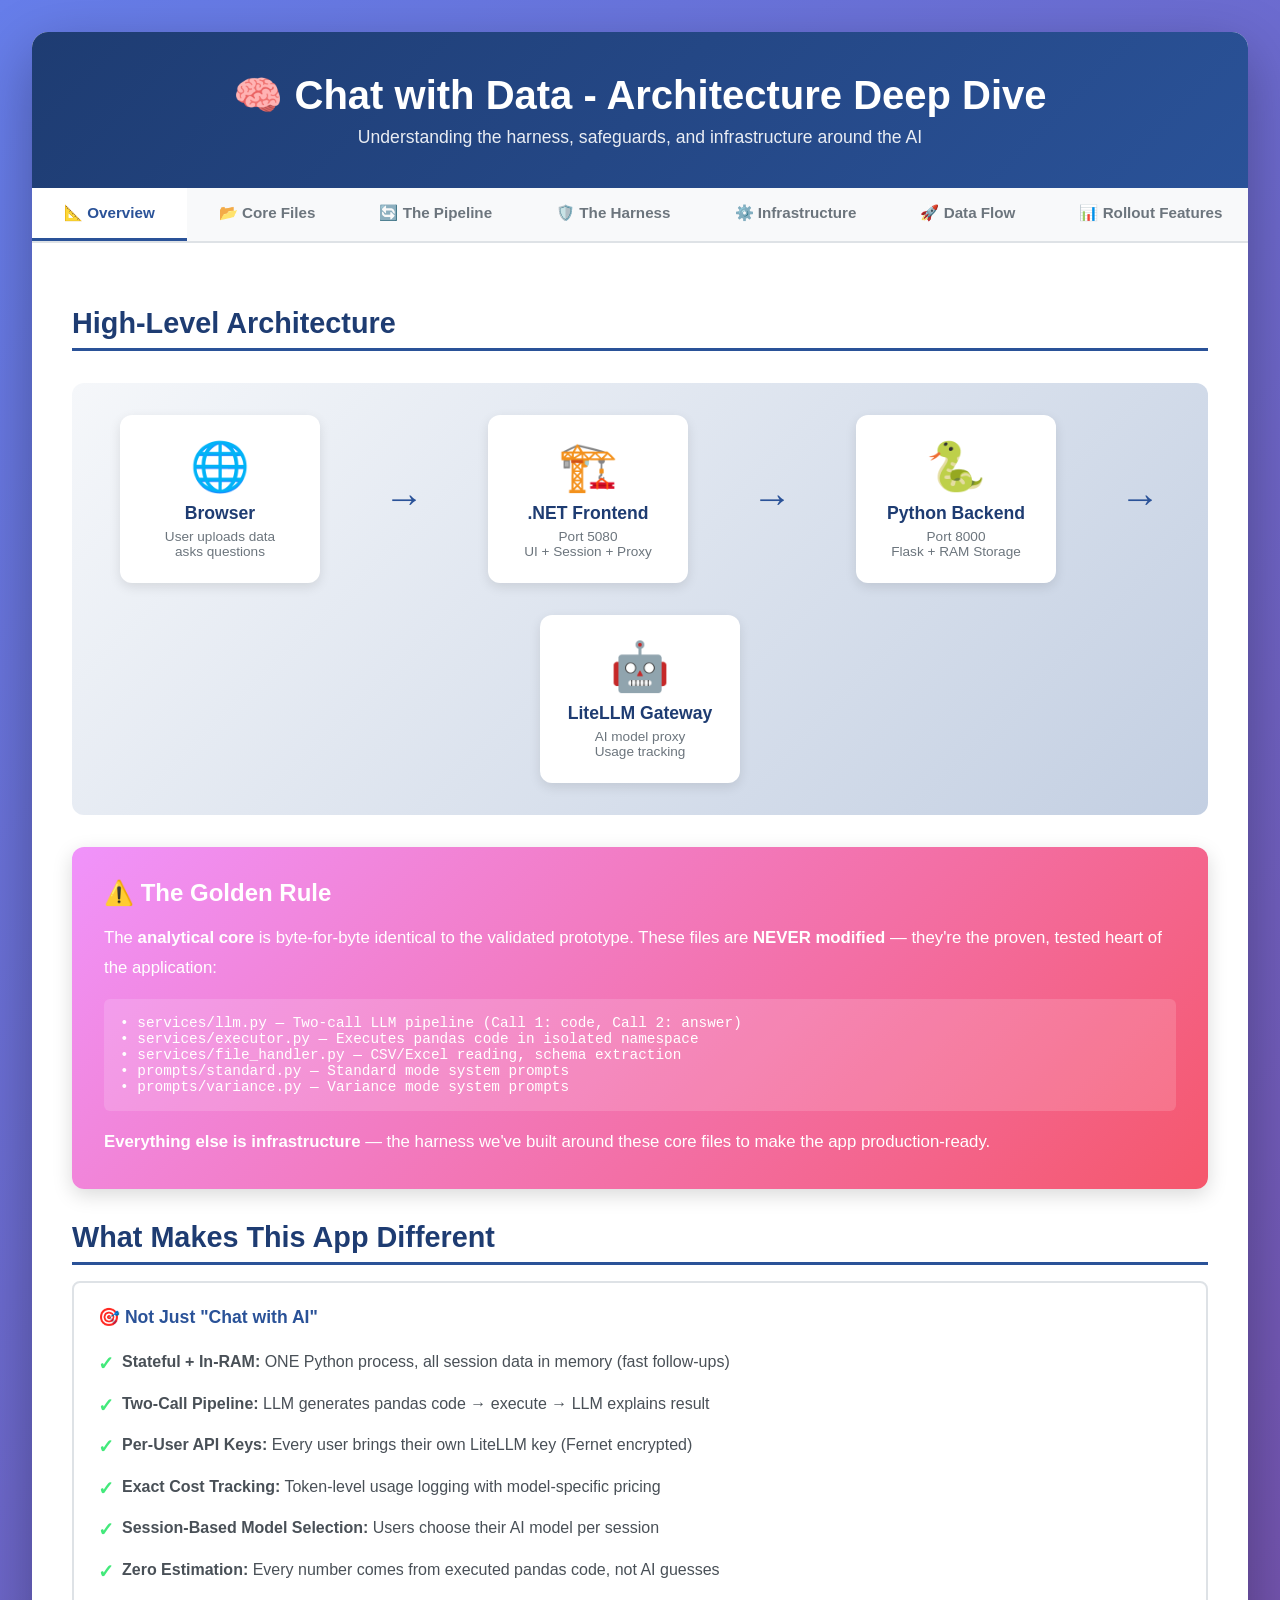
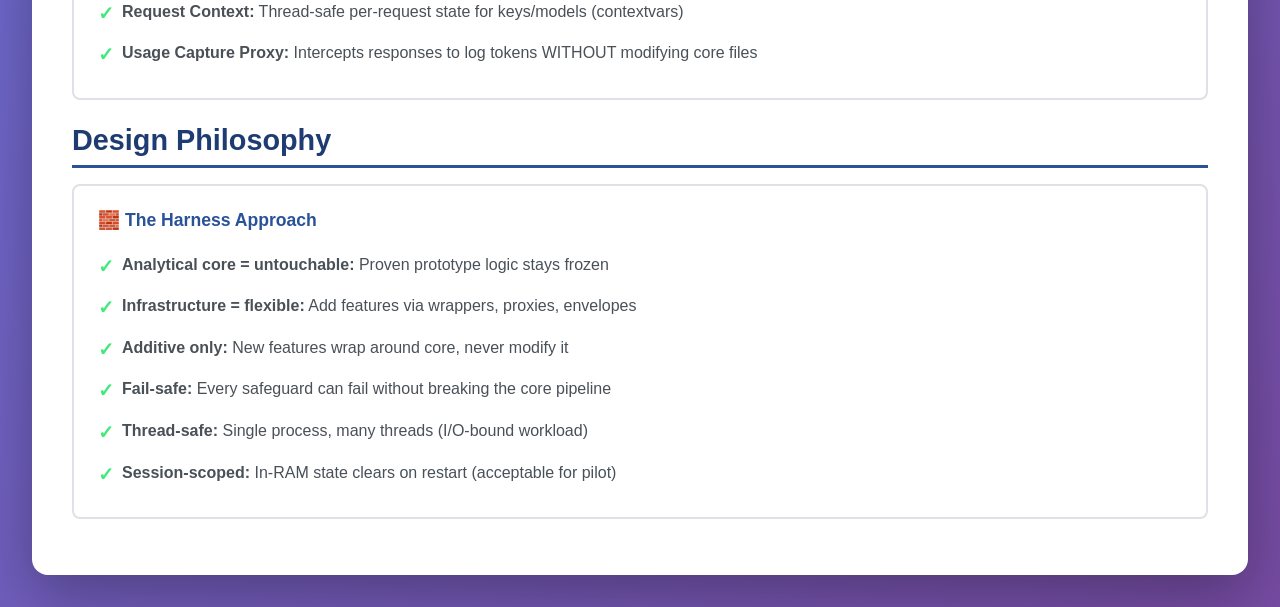
<file: docs/architecture_infographic.html>
<!DOCTYPE html>
<html lang="en">
<head>
  <meta charset="UTF-8">
  <meta name="viewport" content="width=device-width, initial-scale=1.0">
  <title>Chat with Data - Architecture Deep Dive</title>
  <style>
    * { margin: 0; padding: 0; box-sizing: border-box; }
    body {
      font-family: 'Segoe UI', Tahoma, Geneva, Verdana, sans-serif;
      background: linear-gradient(135deg, #667eea 0%, #764ba2 100%);
      padding: 2rem;
      color: #333;
    }
    .container {
      max-width: 1400px;
      margin: 0 auto;
      background: white;
      border-radius: 16px;
      box-shadow: 0 20px 60px rgba(0,0,0,0.3);
      overflow: hidden;
    }
    .header {
      background: linear-gradient(135deg, #1e3c72 0%, #2a5298 100%);
      color: white;
      padding: 2.5rem;
      text-align: center;
    }
    .header h1 { font-size: 2.5rem; margin-bottom: 0.5rem; }
    .header p { font-size: 1.1rem; opacity: 0.9; }

    .tabs {
      display: flex;
      background: #f8f9fa;
      border-bottom: 2px solid #dee2e6;
      overflow-x: auto;
    }
    .tab {
      padding: 1rem 2rem;
      cursor: pointer;
      border: none;
      background: transparent;
      font-size: 0.95rem;
      font-weight: 600;
      color: #6c757d;
      transition: all 0.3s;
      border-bottom: 3px solid transparent;
      white-space: nowrap;
    }
    .tab:hover { background: #e9ecef; color: #495057; }
    .tab.active {
      color: #2a5298;
      border-bottom-color: #2a5298;
      background: white;
    }

    .content { padding: 2.5rem; }
    .tab-content { display: none; }
    .tab-content.active { display: block; animation: fadeIn 0.4s; }

    @keyframes fadeIn {
      from { opacity: 0; transform: translateY(10px); }
      to { opacity: 1; transform: translateY(0); }
    }

    h2 {
      color: #1e3c72;
      margin: 1.5rem 0 1rem;
      font-size: 1.8rem;
      border-bottom: 3px solid #2a5298;
      padding-bottom: 0.5rem;
    }
    h3 {
      color: #2a5298;
      margin: 1.5rem 0 0.8rem;
      font-size: 1.3rem;
    }

    .architecture-diagram {
      background: linear-gradient(135deg, #f5f7fa 0%, #c3cfe2 100%);
      padding: 2rem;
      border-radius: 12px;
      margin: 2rem 0;
      display: flex;
      justify-content: space-around;
      align-items: center;
      flex-wrap: wrap;
      gap: 2rem;
    }

    .arch-box {
      background: white;
      padding: 1.5rem;
      border-radius: 12px;
      box-shadow: 0 4px 12px rgba(0,0,0,0.1);
      text-align: center;
      min-width: 200px;
      transition: transform 0.3s, box-shadow 0.3s;
    }
    .arch-box:hover {
      transform: translateY(-5px);
      box-shadow: 0 8px 20px rgba(0,0,0,0.15);
    }
    .arch-box .icon { font-size: 3rem; margin-bottom: 0.5rem; }
    .arch-box .title { font-weight: 700; font-size: 1.1rem; color: #1e3c72; margin-bottom: 0.3rem; }
    .arch-box .desc { font-size: 0.85rem; color: #6c757d; }

    .arrow {
      font-size: 2.5rem;
      color: #2a5298;
      font-weight: bold;
    }

    .file-grid {
      display: grid;
      grid-template-columns: repeat(auto-fit, minmax(320px, 1fr));
      gap: 1.5rem;
      margin: 2rem 0;
    }

    .file-card {
      background: linear-gradient(135deg, #667eea 0%, #764ba2 100%);
      color: white;
      padding: 1.5rem;
      border-radius: 12px;
      box-shadow: 0 4px 12px rgba(0,0,0,0.15);
      transition: transform 0.3s, box-shadow 0.3s;
    }
    .file-card:hover {
      transform: translateY(-3px);
      box-shadow: 0 8px 20px rgba(0,0,0,0.2);
    }
    .file-card .file-name {
      font-family: 'Courier New', monospace;
      font-weight: 700;
      font-size: 1.1rem;
      margin-bottom: 0.5rem;
      padding: 0.5rem;
      background: rgba(255,255,255,0.15);
      border-radius: 6px;
    }
    .file-card .file-desc {
      font-size: 0.9rem;
      line-height: 1.6;
    }
    .file-card .badge {
      display: inline-block;
      background: rgba(255,255,255,0.25);
      padding: 0.25rem 0.6rem;
      border-radius: 12px;
      font-size: 0.75rem;
      margin-top: 0.5rem;
      font-weight: 600;
    }

    .core-file { background: linear-gradient(135deg, #f093fb 0%, #f5576c 100%); }
    .infra-file { background: linear-gradient(135deg, #4facfe 0%, #00f2fe 100%); }
    .safety-file { background: linear-gradient(135deg, #43e97b 0%, #38f9d7 100%); }

    .pipeline {
      background: white;
      border: 3px solid #dee2e6;
      border-radius: 12px;
      padding: 2rem;
      margin: 2rem 0;
    }
    .pipeline-step {
      display: flex;
      align-items: center;
      margin: 1.5rem 0;
      padding: 1.5rem;
      background: linear-gradient(90deg, #f8f9fa 0%, #e9ecef 100%);
      border-radius: 8px;
      border-left: 5px solid #2a5298;
    }
    .pipeline-step .step-num {
      background: #2a5298;
      color: white;
      width: 40px;
      height: 40px;
      border-radius: 50%;
      display: flex;
      align-items: center;
      justify-content: center;
      font-weight: 700;
      font-size: 1.2rem;
      margin-right: 1.5rem;
      flex-shrink: 0;
    }
    .pipeline-step .step-content {
      flex: 1;
    }
    .pipeline-step .step-title {
      font-weight: 700;
      color: #1e3c72;
      margin-bottom: 0.3rem;
      font-size: 1.1rem;
    }
    .pipeline-step .step-desc {
      color: #6c757d;
      font-size: 0.9rem;
      line-height: 1.5;
    }

    .safeguard-list {
      background: linear-gradient(135deg, #f5f7fa 0%, #c3cfe2 100%);
      padding: 2rem;
      border-radius: 12px;
      margin: 2rem 0;
    }
    .safeguard-item {
      background: white;
      padding: 1.2rem;
      margin: 1rem 0;
      border-radius: 8px;
      border-left: 5px solid #43e97b;
      box-shadow: 0 2px 8px rgba(0,0,0,0.08);
    }
    .safeguard-item .sg-title {
      font-weight: 700;
      color: #1e3c72;
      margin-bottom: 0.5rem;
      display: flex;
      align-items: center;
      gap: 0.5rem;
    }
    .safeguard-item .sg-icon {
      font-size: 1.5rem;
    }
    .safeguard-item .sg-desc {
      color: #495057;
      font-size: 0.9rem;
      line-height: 1.6;
    }
    .safeguard-item .sg-file {
      font-family: 'Courier New', monospace;
      font-size: 0.8rem;
      color: #6c757d;
      margin-top: 0.5rem;
      padding: 0.3rem 0.6rem;
      background: #f8f9fa;
      border-radius: 4px;
      display: inline-block;
    }

    .feature-box {
      background: white;
      border: 2px solid #dee2e6;
      border-radius: 8px;
      padding: 1.5rem;
      margin: 1rem 0;
    }
    .feature-box .fb-title {
      font-weight: 700;
      color: #2a5298;
      font-size: 1.1rem;
      margin-bottom: 0.8rem;
    }
    .feature-box ul {
      list-style: none;
      padding-left: 0;
    }
    .feature-box li {
      padding: 0.5rem 0;
      padding-left: 1.5rem;
      position: relative;
      color: #495057;
      line-height: 1.6;
    }
    .feature-box li:before {
      content: "✓";
      position: absolute;
      left: 0;
      color: #43e97b;
      font-weight: 700;
      font-size: 1.2rem;
    }

    .golden-rule {
      background: linear-gradient(135deg, #f093fb 0%, #f5576c 100%);
      color: white;
      padding: 2rem;
      border-radius: 12px;
      margin: 2rem 0;
      box-shadow: 0 6px 20px rgba(0,0,0,0.15);
    }
    .golden-rule h3 {
      color: white;
      margin-top: 0;
      font-size: 1.5rem;
      margin-bottom: 1rem;
    }
    .golden-rule p {
      line-height: 1.8;
      font-size: 1.05rem;
    }
    .golden-rule .files {
      font-family: 'Courier New', monospace;
      background: rgba(255,255,255,0.15);
      padding: 1rem;
      border-radius: 6px;
      margin-top: 1rem;
      font-size: 0.9rem;
    }

    code {
      background: #f8f9fa;
      padding: 0.2rem 0.5rem;
      border-radius: 4px;
      font-family: 'Courier New', monospace;
      font-size: 0.9em;
      color: #e83e8c;
    }

    .flow-diagram {
      text-align: center;
      padding: 2rem;
      background: linear-gradient(135deg, #f5f7fa 0%, #c3cfe2 100%);
      border-radius: 12px;
      margin: 2rem 0;
    }
    .flow-box {
      display: inline-block;
      background: white;
      padding: 1rem 2rem;
      margin: 0.5rem;
      border-radius: 8px;
      box-shadow: 0 3px 10px rgba(0,0,0,0.1);
      font-weight: 600;
      color: #1e3c72;
    }
    .flow-arrow {
      font-size: 2rem;
      color: #2a5298;
      margin: 0 1rem;
    }
  </style>
</head>
<body>
  <div class="container">
    <div class="header">
      <h1>🧠 Chat with Data - Architecture Deep Dive</h1>
      <p>Understanding the harness, safeguards, and infrastructure around the AI</p>
    </div>

    <div class="tabs">
      <button class="tab active" onclick="showTab(0)">📐 Overview</button>
      <button class="tab" onclick="showTab(1)">📂 Core Files</button>
      <button class="tab" onclick="showTab(2)">🔄 The Pipeline</button>
      <button class="tab" onclick="showTab(3)">🛡️ The Harness</button>
      <button class="tab" onclick="showTab(4)">⚙️ Infrastructure</button>
      <button class="tab" onclick="showTab(5)">🚀 Data Flow</button>
      <button class="tab" onclick="showTab(6)">📊 Rollout Features</button>
    </div>

    <div class="content">
      <!-- TAB 0: Overview -->
      <div class="tab-content active">
        <h2>High-Level Architecture</h2>
        <div class="architecture-diagram">
          <div class="arch-box">
            <div class="icon">🌐</div>
            <div class="title">Browser</div>
            <div class="desc">User uploads data<br>asks questions</div>
          </div>

          <div class="arrow">→</div>

          <div class="arch-box">
            <div class="icon">🏗️</div>
            <div class="title">.NET Frontend</div>
            <div class="desc">Port 5080<br>UI + Session + Proxy</div>
          </div>

          <div class="arrow">→</div>

          <div class="arch-box">
            <div class="icon">🐍</div>
            <div class="title">Python Backend</div>
            <div class="desc">Port 8000<br>Flask + RAM Storage</div>
          </div>

          <div class="arrow">→</div>

          <div class="arch-box">
            <div class="icon">🤖</div>
            <div class="title">LiteLLM Gateway</div>
            <div class="desc">AI model proxy<br>Usage tracking</div>
          </div>
        </div>

        <div class="golden-rule">
          <h3>⚠️ The Golden Rule</h3>
          <p>The <strong>analytical core</strong> is byte-for-byte identical to the validated prototype. These files are <strong>NEVER modified</strong> — they're the proven, tested heart of the application:</p>
          <div class="files">
• services/llm.py — Two-call LLM pipeline (Call 1: code, Call 2: answer)<br>
• services/executor.py — Executes pandas code in isolated namespace<br>
• services/file_handler.py — CSV/Excel reading, schema extraction<br>
• prompts/standard.py — Standard mode system prompts<br>
• prompts/variance.py — Variance mode system prompts
          </div>
          <p style="margin-top:1rem"><strong>Everything else is infrastructure</strong> — the harness we've built around these core files to make the app production-ready.</p>
        </div>

        <h2>What Makes This App Different</h2>
        <div class="feature-box">
          <div class="fb-title">🎯 Not Just "Chat with AI"</div>
          <ul>
            <li><strong>Stateful + In-RAM:</strong> ONE Python process, all session data in memory (fast follow-ups)</li>
            <li><strong>Two-Call Pipeline:</strong> LLM generates pandas code → execute → LLM explains result</li>
            <li><strong>Per-User API Keys:</strong> Every user brings their own LiteLLM key (Fernet encrypted)</li>
            <li><strong>Exact Cost Tracking:</strong> Token-level usage logging with model-specific pricing</li>
            <li><strong>Session-Based Model Selection:</strong> Users choose their AI model per session</li>
            <li><strong>Zero Estimation:</strong> Every number comes from executed pandas code, not AI guesses</li>
            <li><strong>Request Context:</strong> Thread-safe per-request state for keys/models (contextvars)</li>
            <li><strong>Usage Capture Proxy:</strong> Intercepts responses to log tokens WITHOUT modifying core files</li>
          </ul>
        </div>

        <h2>Design Philosophy</h2>
        <div class="feature-box">
          <div class="fb-title">🧱 The Harness Approach</div>
          <ul>
            <li><strong>Analytical core = untouchable:</strong> Proven prototype logic stays frozen</li>
            <li><strong>Infrastructure = flexible:</strong> Add features via wrappers, proxies, envelopes</li>
            <li><strong>Additive only:</strong> New features wrap around core, never modify it</li>
            <li><strong>Fail-safe:</strong> Every safeguard can fail without breaking the core pipeline</li>
            <li><strong>Thread-safe:</strong> Single process, many threads (I/O-bound workload)</li>
            <li><strong>Session-scoped:</strong> In-RAM state clears on restart (acceptable for pilot)</li>
          </ul>
        </div>
      </div>

      <!-- TAB 1: Core Files -->
      <div class="tab-content">
        <h2>Core Files (The Analytical Heart)</h2>
        <p>These files are <strong>byte-for-byte unchanged</strong> from the validated prototype. They handle all data manipulation and AI interactions.</p>

        <div class="file-grid">
          <div class="file-card core-file">
            <div class="file-name">services/llm.py</div>
            <div class="file-desc">
              The two-call LLM pipeline:<br>
              • <code>generate_query_code()</code> — Call 1: generate pandas code (temp=0)<br>
              • <code>generate_human_answer()</code> — Call 2: explain result + chart spec (temp=0.3)<br>
              • <code>parse_answer_response()</code> — Extract JSON from AI response<br>
              • Force JSON mode for GPT models, enhanced prefix stripping
            </div>
            <span class="badge">GOLDEN RULE: Read-Only</span>
          </div>

          <div class="file-card core-file">
            <div class="file-name">services/executor.py</div>
            <div class="file-desc">
              Executes generated pandas code in an isolated namespace:<br>
              • One namespace per mode (standard/variance)<br>
              • <code>df</code> pre-loaded, <code>pd</code> and <code>np</code> available<br>
              • Returns result + metadata (type, rows, columns)<br>
              • Captures errors for retry logic
            </div>
            <span class="badge">GOLDEN RULE: Read-Only</span>
          </div>

          <div class="file-card core-file">
            <div class="file-name">services/file_handler.py</div>
            <div class="file-desc">
              CSV/Excel reading and schema extraction:<br>
              • Auto-detects encoding (UTF-8, UTF-8-sig, Latin-1)<br>
              • Multi-sheet Excel support<br>
              • Generates schema info for LLM context<br>
              • Type inference (numeric, date, categorical)
            </div>
            <span class="badge">GOLDEN RULE: Read-Only</span>
          </div>

          <div class="file-card core-file">
            <div class="file-name">prompts/standard.py</div>
            <div class="file-desc">
              System prompts for Standard mode:<br>
              • <code>build_code_gen_prompt()</code> — Code generation rules<br>
              • <code>build_answer_gen_prompt()</code> — Answer formatting rules<br>
              • Includes planning guidance, syntax checks, no estimation rule
            </div>
            <span class="badge">GOLDEN RULE: Read-Only (infra changes OK)</span>
          </div>

          <div class="file-card core-file">
            <div class="file-name">prompts/variance.py</div>
            <div class="file-desc">
              System prompts for Variance mode:<br>
              • Same structure as standard.py<br>
              • Handles two DataFrames (baseline vs current)<br>
              • Variance-specific calculations and comparisons
            </div>
            <span class="badge">GOLDEN RULE: Read-Only (infra changes OK)</span>
          </div>
        </div>

        <h2>Infrastructure Files (The Harness)</h2>
        <p>These files wrap around the core to add production features: sessions, auth, usage tracking, model selection, etc.</p>

        <div class="file-grid">
          <div class="file-card infra-file">
            <div class="file-name">app.py</div>
            <div class="file-desc">
              Flask REST API + all endpoints:<br>
              • <code>/api/upload/*</code> — file uploads<br>
              • <code>/api/ask</code> — question pipeline (additive envelope)<br>
              • <code>/api/ask/refine</code> — re-run Call 2 only<br>
              • <code>/api/user/*</code> — API keys, usage, model selection<br>
              • <code>/api/admin/*</code> — admin dashboard endpoints<br>
              • Wraps core pipeline with per-user context + usage tracking
            </div>
            <span class="badge">Infrastructure</span>
          </div>

          <div class="file-card infra-file">
            <div class="file-name">services/data_manager.py</div>
            <div class="file-desc">
              In-RAM session storage:<br>
              • <code>SessionData</code> class — all per-user state<br>
              • DataFrames (standard/variance modes)<br>
              • Chat history (per mode)<br>
              • Last result (for Excel export)<br>
              • User model preference (session-scoped)
            </div>
            <span class="badge">Infrastructure</span>
          </div>

          <div class="file-card infra-file">
            <div class="file-name">services/request_context.py</div>
            <div class="file-desc">
              Thread-safe per-request state (contextvars):<br>
              • <code>user_api_key</code> — dynamic per user<br>
              • <code>active_model</code> — user preference or admin default<br>
              • <code>usage_records</code> — token captures per request<br>
              • Config.py reads from here (dynamic properties)
            </div>
            <span class="badge">Infrastructure</span>
          </div>

          <div class="file-card infra-file">
            <div class="file-name">services/usage_capture.py</div>
            <div class="file-desc">
              Captures LLM usage WITHOUT touching llm.py:<br>
              • <code>install()</code> — swaps requests library with proxy<br>
              • Intercepts responses, copies token counts<br>
              • <code>flush()</code> — writes to database with context<br>
              • Core file (llm.py) remains byte-identical
            </div>
            <span class="badge">Infrastructure</span>
          </div>

          <div class="file-card infra-file">
            <div class="file-name">services/database.py</div>
            <div class="file-desc">
              SQLite persistence (chatdata.db):<br>
              • Users table — encrypted API keys<br>
              • UsageLog table — per-request tokens/cost<br>
              • ModelConfig table — admin default model<br>
              • DataExperts table — admin-published datasets<br>
              • All timestamps UTC, WAL journal mode
            </div>
            <span class="badge">Infrastructure</span>
          </div>

          <div class="file-card infra-file">
            <div class="file-name">services/pricing.py</div>
            <div class="file-desc">
              Model pricing for cost calculation:<br>
              • Hardcoded USD per 1M tokens (input/output)<br>
              • 4 verified models with exact pricing<br>
              • Falls back to DEFAULT_PRICING for unknowns<br>
              • Keep in sync with gateway billing
            </div>
            <span class="badge">Infrastructure</span>
          </div>

          <div class="file-card infra-file">
            <div class="file-name">services/crypto.py</div>
            <div class="file-desc">
              Fernet encryption for API keys:<br>
              • <code>encrypt_api_key()</code> — before DB write<br>
              • <code>decrypt_api_key()</code> — on read<br>
              • <code>mask_api_key()</code> — for UI display<br>
              • Requires ENCRYPTION_KEY in .env
            </div>
            <span class="badge">Security</span>
          </div>

          <div class="file-card infra-file">
            <div class="file-name">services/admin_auth.py</div>
            <div class="file-desc">
              Admin permission checks:<br>
              • <code>is_admin()</code> — checks username vs ADMIN_USERS env<br>
              • <code>require_admin()</code> — decorator for endpoints<br>
              • Returns 403 if not admin
            </div>
            <span class="badge">Security</span>
          </div>

          <div class="file-card infra-file">
            <div class="file-name">config.py</div>
            <div class="file-desc">
              Environment configuration + dynamic properties:<br>
              • <code>Config.LITELLM_API_KEY</code> → reads from request_context<br>
              • <code>Config.LLM_MODEL</code> → user preference or admin default<br>
              • Falls back to _ENV_* constants if no context<br>
              • Thread-safe via contextvars
            </div>
            <span class="badge">Infrastructure</span>
          </div>
        </div>
      </div>

      <!-- TAB 2: The Pipeline -->
      <div class="tab-content">
        <h2>The Two-Call Pipeline</h2>
        <p>Every question flows through this exact sequence. This is the <strong>proven prototype logic</strong> that never changes.</p>

        <div class="pipeline">
          <div class="pipeline-step">
            <div class="step-num">1</div>
            <div class="step-content">
              <div class="step-title">📤 User Asks Question</div>
              <div class="step-desc">
                Browser sends question + mode to .NET → .NET forwards to Python with <code>X-Session-Id</code> header.
                Python loads session from RAM, retrieves uploaded DataFrame.
              </div>
            </div>
          </div>

          <div class="pipeline-step">
            <div class="step-num">2</div>
            <div class="step-content">
              <div class="step-title">🧠 Call 1: Generate Pandas Code</div>
              <div class="step-desc">
                <code>llm.generate_query_code()</code> sends schema + question to LLM (temp=0 for determinism).
                Returns Python code that queries the DataFrame. No execution yet.
                <br><strong>File:</strong> <code>services/llm.py</code> + <code>prompts/standard.py</code>
              </div>
            </div>
          </div>

          <div class="pipeline-step">
            <div class="step-num">3</div>
            <div class="step-content">
              <div class="step-title">⚙️ Execute Code</div>
              <div class="step-desc">
                <code>executor.execute_generated_code()</code> runs the code in an isolated namespace.
                DataFrame is pre-loaded as <code>df</code>. Returns <code>result</code> + metadata (type, shape).
                If execution fails → inject error into prompt → retry once.
                <br><strong>File:</strong> <code>services/executor.py</code>
              </div>
            </div>
          </div>

          <div class="pipeline-step">
            <div class="step-num">4</div>
            <div class="step-content">
              <div class="step-title">📊 Call 2: Generate Human Answer</div>
              <div class="step-desc">
                <code>llm.generate_human_answer()</code> sends result + metadata to LLM (temp=0.3 for natural language).
                Returns JSON: <code>{"answer": "...", "chart": {...}}</code>
                Enhanced JSON parsing strips GPT prefixes, handles markdown fences.
                <br><strong>File:</strong> <code>services/llm.py</code> + <code>prompts/standard.py</code>
              </div>
            </div>
          </div>

          <div class="pipeline-step">
            <div class="step-num">5</div>
            <div class="step-content">
              <div class="step-title">🎨 Render Chart (Frontend)</div>
              <div class="step-desc">
                Browser receives answer + chart spec. If chart exists, Chart.js renders it (bar/line/pie/scatter).
                User can switch chart types client-side (same data, different visualization).
                <br><strong>File:</strong> <code>dotnet-app/wwwroot/index.html</code>
              </div>
            </div>
          </div>

          <div class="pipeline-step">
            <div class="step-num">6</div>
            <div class="step-content">
              <div class="step-title">💾 Store + Log</div>
              <div class="step-desc">
                Session updated with last result (for Excel export + refine feature).
                Usage capture writes token counts + cost to database.
                History appended (for conversational context in next question).
              </div>
            </div>
          </div>
        </div>

        <h2>Auto-Retry Logic</h2>
        <div class="feature-box">
          <div class="fb-title">🔄 When Code Execution Fails</div>
          <ul>
            <li>Capture error message from executor</li>
            <li>Inject error into prompt: "Your code failed with: [error]. Return ONLY fixed code."</li>
            <li>Call LLM again (Call 1 retry)</li>
            <li>Execute retry code</li>
            <li>If retry fails → return error to user (no infinite loop)</li>
            <li>If retry succeeds → continue to Call 2 as normal</li>
          </ul>
        </div>

        <h2>Prompt Engineering Safeguards</h2>
        <div class="safeguard-list">
          <div class="safeguard-item">
            <div class="sg-title">
              <span class="sg-icon">🧮</span>
              No Estimation Rule
            </div>
            <div class="sg-desc">
              <strong>Critical:</strong> All numbers must come DIRECTLY from the data result or metadata.
              Never calculate, count, sum, estimate, or derive numbers yourself. Even for "insights" — no speculation.
              If data is truncated (<code>...</code>), write "Data not available" instead of guessing.
            </div>
            <div class="sg-file">prompts/standard.py (line 90-96)</div>
          </div>

          <div class="safeguard-item">
            <div class="sg-title">
              <span class="sg-icon">📏</span>
              Row Count Clarity
            </div>
            <div class="sg-desc">
              The CSV header row is NOT in the DataFrame — it's been converted to column names.
              <code>df.shape[0]</code> and <code>len(df)</code> return ONLY data rows. Do NOT add +1 or -1.
              If CSV has 1 header + 100 data rows, then <code>len(df) = 100</code> (correct answer).
            </div>
            <div class="sg-file">prompts/standard.py (line 9-11)</div>
          </div>

          <div class="safeguard-item">
            <div class="sg-title">
              <span class="sg-icon">📐</span>
              Planning Guidance
            </div>
            <div class="sg-desc">
              For complex multi-step operations: plan your approach before coding.
              Break into 2-3 clear intermediate steps with descriptive variable names (e.g., df_grouped, df_merged).
              Aim for code under 100 lines. Ensure all string literals, parentheses, and brackets are properly closed.
            </div>
            <div class="sg-file">prompts/standard.py (line 42-44)</div>
          </div>

          <div class="safeguard-item">
            <div class="sg-title">
              <span class="sg-icon">🧹</span>
              Data Cleaning Rules
            </div>
            <div class="sg-desc">
              Always apply before modeling: convert dates with <code>pd.to_datetime(..., errors='coerce')</code>,
              convert Categorical columns to string, strip currency symbols, use <code>pd.to_numeric(..., errors='coerce')</code>,
              drop or fill NaN values before fitting any ML model.
            </div>
            <div class="sg-file">prompts/standard.py (line 25-31)</div>
          </div>
        </div>
      </div>

      <!-- TAB 3: The Harness -->
      <div class="tab-content">
        <h2>The Harness: Production Safeguards Around the Core</h2>
        <p>These are the layers we've built <strong>around</strong> the analytical core to make it production-ready.</p>

        <div class="safeguard-list">
          <div class="safeguard-item">
            <div class="sg-title">
              <span class="sg-icon">🔐</span>
              Per-User API Keys (Encrypted)
            </div>
            <div class="sg-desc">
              Every user stores their OWN LiteLLM key. Keys are Fernet-encrypted before storage in SQLite.
              On every request: decrypt user's key → set in request_context → config.py serves it to llm.py.
              <strong>Golden rule preserved:</strong> llm.py unchanged, just reads from Config.LITELLM_API_KEY.
              <br><br>
              <strong>Blocking onboarding modal</strong> when no key is set. Key validation on save.
              Admin can see usage but cannot see other users' keys.
            </div>
            <div class="sg-file">services/crypto.py, services/database.py, app.py (_resolve_user_context)</div>
          </div>

          <div class="safeguard-item">
            <div class="sg-title">
              <span class="sg-icon">🧵</span>
              Thread-Safe Per-Request Context
            </div>
            <div class="sg-desc">
              Single Python process, many threads (I/O-bound). How do we serve different users' keys/models per request?
              <br><br>
              <strong>Answer: contextvars.</strong> <code>request_context.py</code> uses Python's contextvars module.
              Each request gets its own isolated context: <code>user_api_key.set()</code>, <code>active_model.set()</code>.
              Config.py uses <code>@property</code> to read from context dynamically.
              <br><br>
              Request starts → <code>request_context.begin(key, model)</code> → returns token → request ends → <code>request_context.end(token)</code> cleans up.
            </div>
            <div class="sg-file">services/request_context.py, config.py (dynamic properties)</div>
          </div>

          <div class="safeguard-item">
            <div class="sg-title">
              <span class="sg-icon">📊</span>
              Usage Capture WITHOUT Modifying Core
            </div>
            <div class="sg-desc">
              <strong>The Problem:</strong> We need to log tokens/cost from every LLM call, but llm.py is read-only.
              <br><br>
              <strong>The Solution:</strong> Proxy pattern. <code>usage_capture.install()</code> swaps <code>llm.requests</code>
              (the imported requests library) with a thin proxy. The proxy delegates to real requests,
              but intercepts responses to copy the <code>usage</code> block into request_context.
              <br><br>
              After pipeline finishes, <code>usage_capture.flush()</code> writes records to database with user/session/question context.
              <strong>llm.py file is byte-identical</strong> — it still calls <code>requests.post()</code> exactly as before.
            </div>
            <div class="sg-file">services/usage_capture.py, app.py (flush after ask/refine)</div>
          </div>

          <div class="safeguard-item">
            <div class="sg-title">
              <span class="sg-icon">🎛️</span>
              Session-Based Model Selection
            </div>
            <div class="sg-desc">
              Users can override the admin default model for their session (in-RAM, lost on restart).
              Dropdown in header shows 4 verified working models with pricing. Badge shows active model.
              <br><br>
              <strong>Flow:</strong> User changes dropdown → <code>/api/user/set_model</code> → saves to session.user_model_preference →
              next <code>/api/ask</code> → <code>_resolve_user_context()</code> checks session → passes to request_context.begin() →
              config.py serves it to llm.py.
              <br><br>
              Falls back to admin default when no preference set. Admin can change global default (all new sessions use it).
            </div>
            <div class="sg-file">services/data_manager.py (user_model_preference), app.py (set_model/get_model)</div>
          </div>

          <div class="safeguard-item">
            <div class="sg-title">
              <span class="sg-icon">💰</span>
              Exact Cost Tracking
            </div>
            <div class="sg-desc">
              Every LLM call logs: prompt_tokens, completion_tokens, total_tokens, model name.
              Cost calculated using model-specific pricing: <code>(tokens / 1M) × price_per_1M</code>.
              <br><br>
              Stored in UsageLog table with: UserID, SessionID, RequestID (one per question), Mode, QuestionText (truncated 500 chars),
              CallType (call1_codegen, call2_answer, refine_answer), timestamp, success flag.
              <br><br>
              <strong>Dashboard shows:</strong> total questions (COUNT DISTINCT RequestID), total cost, avg cost per question,
              usage over time chart, history table. Admin sees all users aggregated.
            </div>
            <div class="sg-file">services/database.py (UsageLog table), services/pricing.py, app.py (flush)</div>
          </div>

          <div class="safeguard-item">
            <div class="sg-title">
              <span class="sg-icon">🧪</span>
              Enhanced Multi-Model JSON Parsing
            </div>
            <div class="sg-desc">
              Different models format JSON differently. GPT adds prefixes like "Here's the answer: {...}".
              Some models wrap in markdown fences: <code>```json {...} ```</code>.
              <br><br>
              <strong>Solution:</strong> <code>parse_answer_response()</code> in llm.py strips known prefixes,
              removes markdown fences, finds first <code>{</code> and last <code>}</code>, extracts just the JSON.
              <br><br>
              <strong>Plus:</strong> For GPT/o1 models, we set <code>response_format: {"type": "json_object"}</code> in the API call
              (JSON mode) — forces valid JSON at the source. Two-layer defense.
            </div>
            <div class="sg-file">services/llm.py (parse_answer_response, force_json parameter)</div>
          </div>

          <div class="safeguard-item">
            <div class="sg-title">
              <span class="sg-icon">🔒</span>
              Identity & Authorization
            </div>
            <div class="sg-desc">
              <strong>Identity:</strong> X-User header from .NET. When Windows Auth is ON = Windows username.
              When OFF = Auth:DevUsername (appsettings) or machine username. No separate login system.
              <br><br>
              <strong>Admin:</strong> ADMIN_USERS env var (comma-separated). <code>is_admin()</code> checks username.
              Admin endpoints use <code>@require_admin</code> decorator (403 if not admin).
              <br><br>
              <strong>Optional:</strong> INTERNAL_API_SECRET — shared secret between .NET and Python.
              Enable when Python runs on different machine than .NET (prevents X-User spoofing on network).
            </div>
            <div class="sg-file">app.py (_username, _check_internal_secret), services/admin_auth.py</div>
          </div>

          <div class="safeguard-item">
            <div class="sg-title">
              <span class="sg-icon">💾</span>
              In-RAM Session Storage (Stateful)
            </div>
            <div class="sg-desc">
              All session state lives in Python process memory (STORAGE_BACKEND=memory).
              Keyed by <code>X-Session-Id</code> from .NET cookie.
              <br><br>
              <strong>What's stored:</strong> uploaded DataFrames (standard/variance), schema, chat history (per mode),
              last result (for Excel export), user model preference, file labels.
              <br><br>
              <strong>Trade-off:</strong> Fast (no DB/disk I/O), but restart clears all. Acceptable for pilot.
              ONE process only — never run multiple workers (would split sessions).
            </div>
            <div class="sg-file">services/data_manager.py (SessionData class), services/storage.py (memory backend)</div>
          </div>

          <div class="safeguard-item">
            <div class="sg-title">
              <span class="sg-icon">📝</span>
              Conversational History (Mode-Specific)
            </div>
            <div class="sg-desc">
              Chat history stored per mode (standard/variance separate). Last Q&A pair sent to LLM for context.
              Helps with follow-up questions: "what about the top 10?" → LLM sees previous question + result.
              <br><br>
              <strong>Clear Chat:</strong> Clears only the active mode's history (per-tab transcript in frontend).
              Upload clears its own mode's history (doesn't touch other modes).
            </div>
            <div class="sg-file">services/data_manager.py (history_standard, history_variance), app.py (clear_history)</div>
          </div>
        </div>
      </div>

      <!-- TAB 4: Infrastructure -->
      <div class="tab-content">
        <h2>Infrastructure Components</h2>

        <h3>🗄️ Database (SQLite with WAL)</h3>
        <div class="feature-box">
          <div class="fb-title">Tables & Purpose</div>
          <ul>
            <li><strong>Users:</strong> UserID, Username, APIKey (encrypted), CreatedAt, UpdatedAt, LastLogin, IsActive</li>
            <li><strong>UsageLog:</strong> LogID, UserID, Username, SessionID, RequestID, Timestamp, Mode, QuestionText (500 chars), CallType, Model, PromptTokens, CompletionTokens, TotalTokens, PromptCost, CompletionCost, TotalCost, Success, ErrorMessage</li>
            <li><strong>ModelConfig:</strong> ConfigID, ModelName, IsActive (only one active), SetBy, SetAt, InputPrice, OutputPrice</li>
            <li><strong>ModelChangeLog:</strong> ChangeID, PreviousModel, NewModel, ChangedBy, ChangedAt, Reason</li>
            <li><strong>DataExperts:</strong> ExpertID, Label, Description, FilePath, SheetName, AccessMode, AllowedUsers, AllowedGroups, RecommendedQuestions, Rows, Cols, IsActive, CreatedBy, CreatedAt, UpdatedBy, UpdatedAt, SourceType, SourceConfig, SqlQuery</li>
          </ul>
        </div>

        <div class="feature-box">
          <div class="fb-title">Design Notes</div>
          <ul>
            <li><strong>WAL journal mode:</strong> Safe concurrent readers with writes (single process, many threads)</li>
            <li><strong>RequestID:</strong> One UUID per question. Questions counted as COUNT(DISTINCT RequestID). Survives retries.</li>
            <li><strong>Timestamps:</strong> All stored as UTC 'YYYY-MM-DD HH:MM:SS' strings. Consistent comparisons.</li>
            <li><strong>DB path:</strong> Anchored to python-service folder (not CWD). Override with DB_PATH env.</li>
            <li><strong>QuestionText truncated:</strong> 500 chars (analytics doesn't need full prompts on disk forever)</li>
          </ul>
        </div>

        <h3>🔧 Configuration Management</h3>
        <div class="feature-box">
          <div class="fb-title">Environment Variables (.env)</div>
          <ul>
            <li><strong>LITELLM_API_BASE:</strong> Gateway URL (e.g., https://aigateway.ga.com)</li>
            <li><strong>LITELLM_API_KEY:</strong> Fallback key (used when user has none, or for admin endpoints)</li>
            <li><strong>LLM_MODEL:</strong> Fallback model (used when no admin default set in DB)</li>
            <li><strong>LLM_MAX_TOKENS:</strong> Default 1024 (code gen), 4096 (answer gen)</li>
            <li><strong>LLM_TIMEOUT:</strong> Default 120 seconds</li>
            <li><strong>ENCRYPTION_KEY:</strong> Fernet key for API key encryption (required for rollout)</li>
            <li><strong>ADMIN_USERS:</strong> Comma-separated usernames (e.g., "alice,bob,charlie")</li>
            <li><strong>INTERNAL_API_SECRET:</strong> Optional shared secret (.NET sends in X-Internal-Auth)</li>
            <li><strong>DB_PATH:</strong> Optional override for chatdata.db location</li>
            <li><strong>STORAGE_BACKEND:</strong> memory (default), disk, sqlserver (memory only for this pilot)</li>
          </ul>
        </div>

        <div class="feature-box">
          <div class="fb-title">Dynamic Properties (config.py)</div>
          <ul>
            <li><strong>Config.LITELLM_API_KEY:</strong> Reads from <code>request_context.user_api_key</code> or falls back to <code>_ENV_LITELLM_API_KEY</code></li>
            <li><strong>Config.LLM_MODEL:</strong> Reads from <code>request_context.active_model</code> or falls back to <code>_ENV_LLM_MODEL</code></li>
            <li>These properties are called by llm.py — it stays unchanged, config.py handles the routing</li>
          </ul>
        </div>

        <h3>🚀 Serving & Deployment</h3>
        <div class="feature-box">
          <div class="fb-title">Local Development</div>
          <ul>
            <li><strong>./run.sh</strong> (macOS/Linux) or <strong>.\run.ps1</strong> (Windows): Starts both .NET and Python</li>
            <li>.NET: <code>dotnet run -c Release</code> (port 5080)</li>
            <li>Python: <code>python app.py</code> (Flask dev server, port 8000)</li>
            <li>Open http://localhost:5080</li>
          </ul>
        </div>

        <div class="feature-box">
          <div class="fb-title">Production (Single Server)</div>
          <ul>
            <li><strong>Python:</strong> <code>python serve.py</code> — Waitress WSGI server, ONE process, WAITRESS_THREADS (default 16), binds 127.0.0.1:8000</li>
            <li><strong>.NET:</strong> IIS hosting, points PythonService:BaseUrl at http://localhost:8000</li>
            <li><strong>Windows Service:</strong> Use NSSM to register serve.py for auto-start/restart</li>
            <li><strong>Environment:</strong> Requires .NET SDK 8.0, Python 3.10+, pip install -r requirements.txt</li>
          </ul>
        </div>

        <div class="feature-box">
          <div class="fb-title">⚠️ Critical Constraints</div>
          <ul>
            <li><strong>ONE process only:</strong> Never run multiple Python workers/instances (in-RAM sessions would split)</li>
            <li><strong>Threads are fine:</strong> Workload is I/O-bound (waiting on LLM), threads handle concurrency</li>
            <li><strong>Restart = data loss:</strong> All sessions cleared (no persistence by design)</li>
            <li><strong>Port 5000 on macOS:</strong> AirPlay conflict — .NET uses 5080 instead</li>
            <li><strong>Windows:</strong> Use waitress (serve.py), not gunicorn (Linux-only)</li>
          </ul>
        </div>
      </div>

      <!-- TAB 5: Data Flow -->
      <div class="tab-content">
        <h2>Complete Data Flow</h2>
        <p>From file upload to final answer, every step explained.</p>

        <div class="flow-diagram">
          <div class="flow-box">📤 Browser Upload</div>
          <div class="flow-arrow">→</div>
          <div class="flow-box">.NET Proxy</div>
          <div class="flow-arrow">→</div>
          <div class="flow-box">🐍 Python /upload</div>
          <div class="flow-arrow">→</div>
          <div class="flow-box">💾 RAM Storage</div>
        </div>

        <div class="pipeline">
          <div class="pipeline-step">
            <div class="step-num">1</div>
            <div class="step-content">
              <div class="step-title">📁 File Upload</div>
              <div class="step-desc">
                User selects CSV/Excel → Browser sends to .NET <code>/upload/standard</code> or <code>/upload/variance/{a|b}</code><br>
                .NET: Resolves session cookie (<code>cwd_sid</code>), forwards to Python with <code>X-Session-Id</code> header<br>
                Python: <code>/api/upload/standard</code> endpoint receives file
              </div>
            </div>
          </div>

          <div class="pipeline-step">
            <div class="step-num">2</div>
            <div class="step-content">
              <div class="step-title">📊 File Processing</div>
              <div class="step-desc">
                <code>file_handler.read_file()</code> → auto-detects encoding (UTF-8, UTF-8-sig, Latin-1)<br>
                Multi-sheet Excel: user selects sheet → reads specific sheet<br>
                Returns: pandas DataFrame + schema info (column names, types, sample values)<br>
                <strong>Insights generated:</strong> starter questions, data profile, anomalies (pure pandas, zero LLM)
              </div>
            </div>
          </div>

          <div class="pipeline-step">
            <div class="step-num">3</div>
            <div class="step-content">
              <div class="step-title">💾 Session Storage</div>
              <div class="step-desc">
                DataFrame stored in SessionData (in-RAM): <code>sess.df</code> (standard) or <code>sess.df_a</code>/<code>sess.df_b</code> (variance)<br>
                Schema stored: <code>sess.schema</code><br>
                History cleared for this mode (fresh start with new data)<br>
                Session saved: <code>save_session(sid, sess)</code> → stays in memory until restart
              </div>
            </div>
          </div>

          <div class="pipeline-step">
            <div class="step-num">4</div>
            <div class="step-content">
              <div class="step-title">📤 Response to Browser</div>
              <div class="step-desc">
                Python returns: success, shape (rows × cols), schema, insights (starter questions, profile, anomalies)<br>
                .NET relays to browser<br>
                Browser: Shows file name, shape, schema pills, starter question chips, profile card, nudges
              </div>
            </div>
          </div>
        </div>

        <h2>Question Flow (The Main Pipeline)</h2>
        <div class="flow-diagram">
          <div class="flow-box">❓ User Question</div>
          <div class="flow-arrow">→</div>
          <div class="flow-box">.NET /ask</div>
          <div class="flow-arrow">→</div>
          <div class="flow-box">🐍 Python /api/ask</div>
          <div class="flow-arrow">→</div>
          <div class="flow-box">🔐 Auth Envelope</div>
          <div class="flow-arrow">→</div>
          <div class="flow-box">🧠 Pipeline</div>
        </div>

        <div class="pipeline">
          <div class="pipeline-step">
            <div class="step-num">1</div>
            <div class="step-content">
              <div class="step-title">🔐 Authentication Envelope</div>
              <div class="step-desc">
                <code>_resolve_user_context(username, session)</code>:<br>
                • Look up user in database by username (from X-User header)<br>
                • Decrypt their API key (Fernet)<br>
                • Check session for user's model preference → fall back to admin default<br>
                • Returns: (user, api_key, model_name) or error response<br>
                <br>
                <code>request_context.begin(api_key, model_name)</code> → sets thread-local context<br>
                Config.py will now serve this user's key + model to llm.py
              </div>
            </div>
          </div>

          <div class="pipeline-step">
            <div class="step-num">2</div>
            <div class="step-content">
              <div class="step-title">🧠 Two-Call Pipeline (Core)</div>
              <div class="step-desc">
                <code>_ask_pipeline(sid, sess, question, mode)</code>:<br>
                • Load session → get DataFrame(s), schema, history<br>
                • Build Call 1 messages → <code>llm.generate_query_code()</code> → pandas code<br>
                • <code>executor.execute_generated_code()</code> → run code, get result<br>
                • If error → inject error → retry Call 1 once<br>
                • Build Call 2 messages → <code>llm.generate_human_answer()</code> → JSON (answer + chart)<br>
                • Parse JSON → extract answer + chart spec<br>
                • Store result in session (for export + refine)
              </div>
            </div>
          </div>

          <div class="pipeline-step">
            <div class="step-num">3</div>
            <div class="step-content">
              <div class="step-title">📊 Usage Tracking</div>
              <div class="step-desc">
                Throughout the pipeline, <code>usage_capture.py</code> intercepts LLM responses via proxy.<br>
                Copies token counts into <code>request_context.usage_records</code> list.<br>
                <br>
                After pipeline completes: <code>usage_capture.flush(user_id, username, sid, request_id, mode, question)</code><br>
                • For each record: calculate cost using model-specific pricing<br>
                • Write to UsageLog table: tokens, cost, call type, model, timestamp, success
              </div>
            </div>
          </div>

          <div class="pipeline-step">
            <div class="step-num">4</div>
            <div class="step-content">
              <div class="step-title">📤 Response to Browser</div>
              <div class="step-desc">
                Python returns: <code>{"answer": "...", "chart": {...}, "debug": [...]}</code><br>
                .NET relays to browser<br>
                Browser: Displays answer, renders chart (Chart.js), adds to transcript, enables refine/export actions
              </div>
            </div>
          </div>

          <div class="pipeline-step">
            <div class="step-num">5</div>
            <div class="step-content">
              <div class="step-title">🧹 Cleanup</div>
              <div class="step-desc">
                <code>request_context.end(ctx_tokens)</code> → clears thread-local context<br>
                Next request will set its own context (different user, different key/model)
              </div>
            </div>
          </div>
        </div>
      </div>

      <!-- TAB 6: Rollout Features -->
      <div class="tab-content">
        <h2>Rollout Batch Features (Production-Ready)</h2>
        <p>These features were added in three rollout batches to make the app enterprise-ready.</p>

        <h3>🔐 Batch 1: Per-User Keys, Usage Tracking, Admin</h3>
        <div class="feature-box">
          <div class="fb-title">What It Adds</div>
          <ul>
            <li><strong>Per-User API Keys:</strong> Every user stores their OWN LiteLLM key (Fernet encrypted in chatdata.db). Blocking onboarding modal if no key set.</li>
            <li><strong>Usage Tracking:</strong> Every LLM call logged: tokens, cost (model-specific pricing), call type, timestamp, success flag. Written to UsageLog table via usage_capture proxy.</li>
            <li><strong>My Usage Dashboard:</strong> Total questions, tokens, cost, avg cost per question. Chart over time (last 30 days). History table (last 20 questions).</li>
            <li><strong>Admin Dashboard:</strong> All users aggregated. Top users by cost. Usage by model. All users list with last login.</li>
            <li><strong>Global Model Selection:</strong> Admin changes default model for all new sessions. Change log tracked (who changed, when, reason).</li>
            <li><strong>Identity:</strong> X-User from .NET (Windows Auth username or dev fallback). ADMIN_USERS env var.</li>
            <li><strong>Optional Security:</strong> INTERNAL_API_SECRET for .NET ↔ Python authentication (when on different machines).</li>
          </ul>
        </div>

        <div class="feature-box">
          <div class="fb-title">Mechanism (Golden Rule Preserved)</div>
          <ul>
            <li><strong>Request context:</strong> Per-request API key + model set via contextvars (thread-safe)</li>
            <li><strong>Config.py:</strong> Dynamic properties read from request_context, fall back to env vars</li>
            <li><strong>llm.py:</strong> Unchanged — still reads Config.LITELLM_API_KEY and Config.LLM_MODEL</li>
            <li><strong>Usage capture:</strong> Proxy pattern — swaps requests library reference, intercepts responses, extracts tokens</li>
          </ul>
        </div>

        <h3>📊 Batch 2: Data Experts (Admin-Published Datasets)</h3>
        <div class="feature-box">
          <div class="fb-title">What It Adds</div>
          <ul>
            <li><strong>Experts:</strong> Admins upload datasets (CSV/Excel) → publish with label, description, access control</li>
            <li><strong>Access Control:</strong> Public (all users) OR restricted (specific users OR AD groups)</li>
            <li><strong>Recommended Questions:</strong> Admin writes up to 6 starter questions → become user's chips</li>
            <li><strong>Loading:</strong> Files stored in python-service/datasets/ (gitignored). Loaded via EXACT upload path (disk shim) → pipeline untouched.</li>
            <li><strong>UI:</strong> Left sidebar shows available experts. Click to load → acts like file upload (same flow).</li>
            <li><strong>Groups:</strong> X-User-Groups header from .NET (AD groups from Windows badge). Auth:DevGroups simulates in dev.</li>
          </ul>
        </div>

        <h3>⚡ Batch 3: Live Data Sources (Azure + SQL Server)</h3>
        <div class="feature-box">
          <div class="fb-title">What It Adds</div>
          <ul>
            <li><strong>Query-backed experts:</strong> Source = Azure blobs (parquet/csv/xlsx) OR SQL Server/Azure SQL</li>
            <li><strong>Azure blobs:</strong> Downloaded with app's Entra service principal (AZURE_TENANT_ID/CLIENT_ID/CLIENT_SECRET). Admin's SQL runs locally in DuckDB (blobs as tables named by aliases).</li>
            <li><strong>SQL Server:</strong> DATABASE runs the SQL. Windows auth = service's own identity (gMSA, no stored password) OR SQL login (Fernet-encrypted).</li>
            <li><strong>Fetched live:</strong> Every time expert is loaded (not cached). Result fed as CSV bytes through SAME _handle_upload shim → pipeline untouched.</li>
            <li><strong>Guards:</strong> DATASOURCE_MAX_ROWS (500k) + the 50 MB working cap. Header shows "⚡ Azure integrated" badge when live expert visible.</li>
            <li><strong>Admin form:</strong> Source picker (file/azure_blob/sql_server), connection config, SQL query, Test query button (executes once before save).</li>
          </ul>
        </div>

        <div class="feature-box">
          <div class="fb-title">Implementation Notes</div>
          <ul>
            <li><strong>Lazy imports:</strong> services/data_sources.py imports duckdb/azure/pyodbc only when needed. Service runs without them installed (file mode).</li>
            <li><strong>Not yet tested:</strong> Against real Azure account or SQL Server (needs credentials from ITS).</li>
            <li><strong>ITS asks:</strong> Two new egress destinations for batch 3 (Azure Storage, Azure SQL). See ROLLOUT_FEATURES.md.</li>
          </ul>
        </div>

        <h3>🎛️ Session-Based Model Selection (This Session)</h3>
        <div class="feature-box">
          <div class="fb-title">What We Added Today</div>
          <ul>
            <li><strong>User model preference:</strong> Stored in session.user_model_preference (in-RAM, session-scoped)</li>
            <li><strong>Dropdown in header:</strong> 4 verified working models with pricing (hardcoded in HTML)</li>
            <li><strong>Badge:</strong> Shows active model (e.g., "🤖 GPT-5.4") — always visible, even for admin default</li>
            <li><strong>Endpoints:</strong> POST /api/user/set_model, GET /api/user/get_model (lightweight check)</li>
            <li><strong>Flow:</strong> User changes dropdown → saves to session → next /api/ask uses that model</li>
            <li><strong>Fallback:</strong> If no user preference → uses admin default. Session restart → reverts to default.</li>
            <li><strong>Models:</strong> Only 4 models that exist in GA gateway with exact pricing (claude-sonnet-4-5, gpt-5.4, gpt-4o, gpt-5.1)</li>
          </ul>
        </div>

        <h3>🔧 Prompt Engineering Improvements (This Session)</h3>
        <div class="feature-box">
          <div class="fb-title">What We Added</div>
          <ul>
            <li><strong>Planning guidance:</strong> For complex multi-step operations, plan before coding. Break into 2-3 clear steps with descriptive variable names.</li>
            <li><strong>Code length target:</strong> Aim for under 100 lines. Use intermediate DataFrames for readability.</li>
            <li><strong>Syntax validation:</strong> Explicitly ensure all string literals, parentheses, and brackets are properly closed.</li>
            <li><strong>Enhanced JSON parsing:</strong> Strip GPT prefixes ("Here's the answer:"), remove markdown fences, extract JSON cleanly.</li>
            <li><strong>Force JSON mode:</strong> For GPT/o1 models, set response_format: {"type": "json_object"} in API call (ensures valid JSON at source).</li>
          </ul>
        </div>

        <div class="feature-box">
          <div class="fb-title">Impact</div>
          <ul>
            <li><strong>Reduces code gen failures:</strong> Complex queries more reliable (planning + syntax checks)</li>
            <li><strong>Charts work across all models:</strong> Enhanced parser + JSON mode = no more "Could not parse" warnings</li>
            <li><strong>Non-intrusive:</strong> Changes are in prompts (infrastructure) and llm.py (infrastructure pattern — parse/force_json). Golden rule preserved.</li>
          </ul>
        </div>
      </div>
    </div>
  </div>

  <script>
    function showTab(index) {
      const tabs = document.querySelectorAll('.tab');
      const contents = document.querySelectorAll('.tab-content');

      tabs.forEach((tab, i) => {
        if (i === index) {
          tab.classList.add('active');
          contents[i].classList.add('active');
        } else {
          tab.classList.remove('active');
          contents[i].classList.remove('active');
        }
      });
    }
  </script>
</body>
</html>
</file>
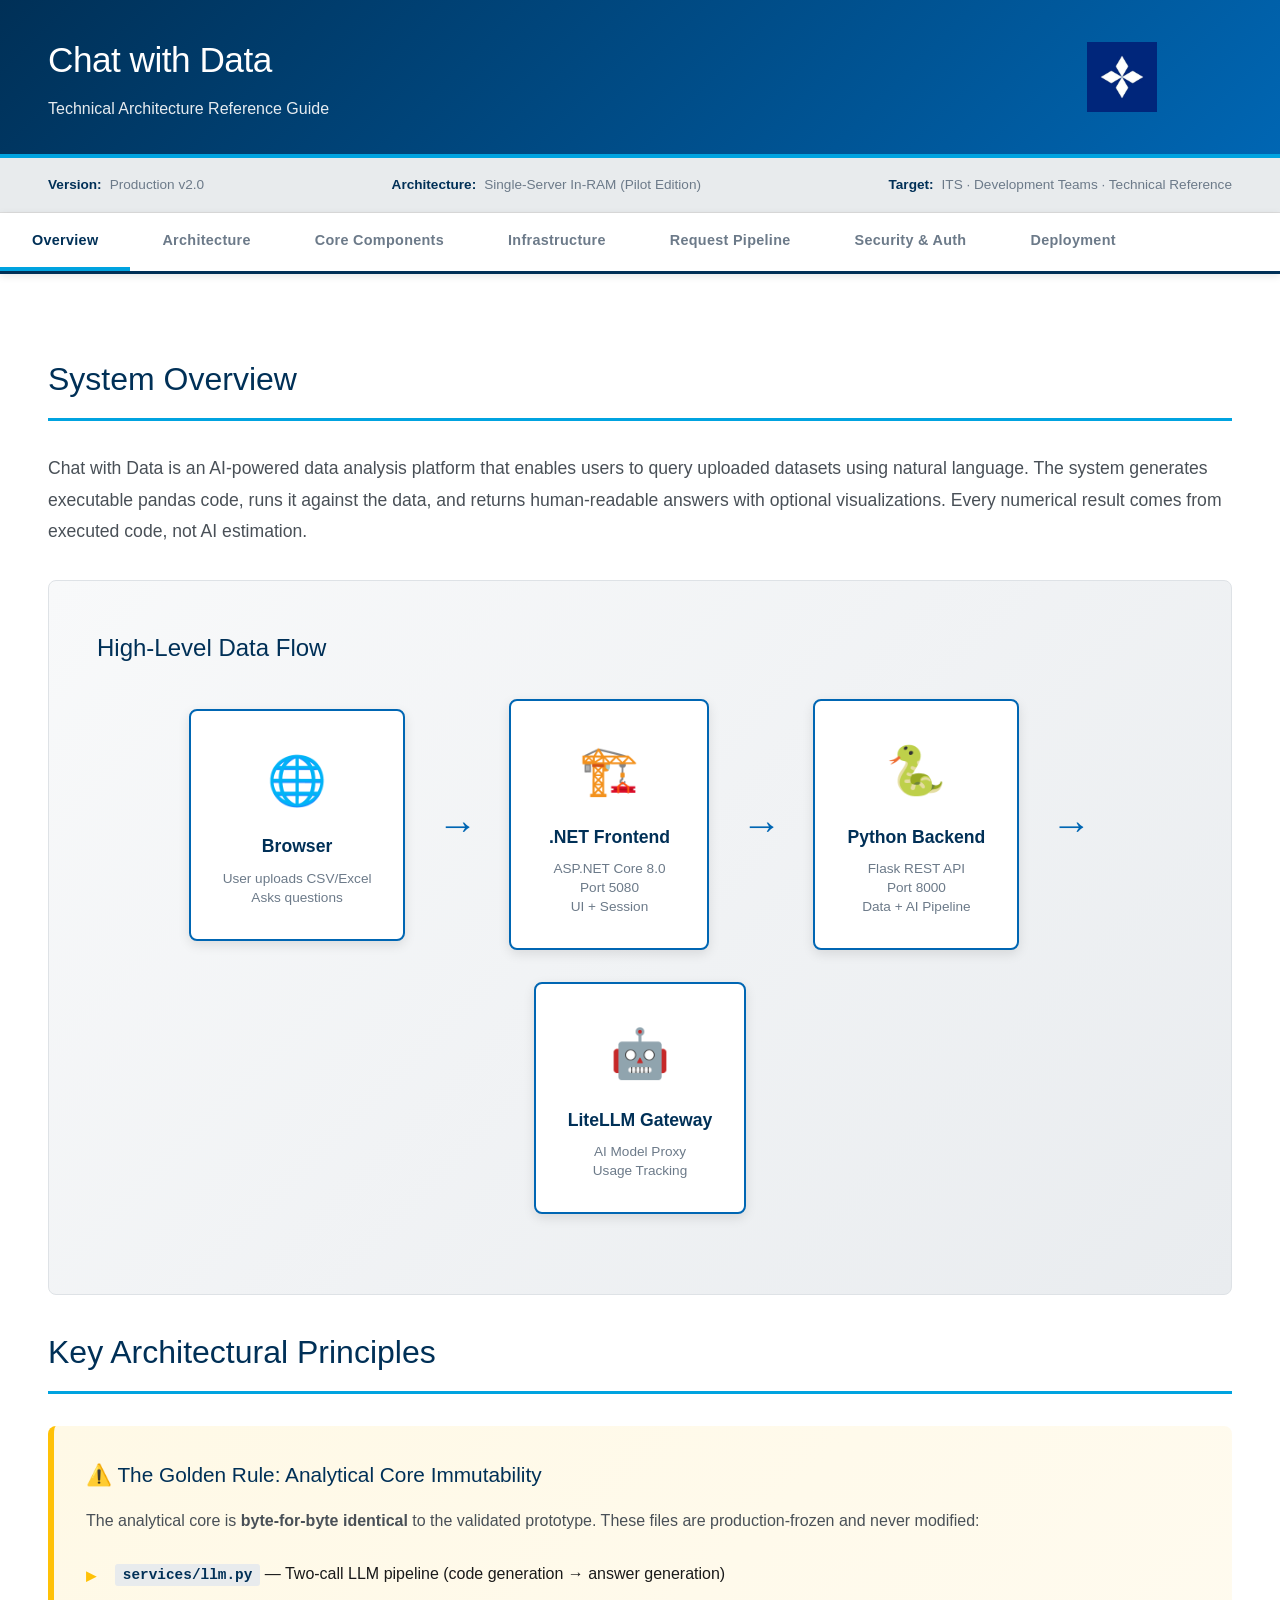
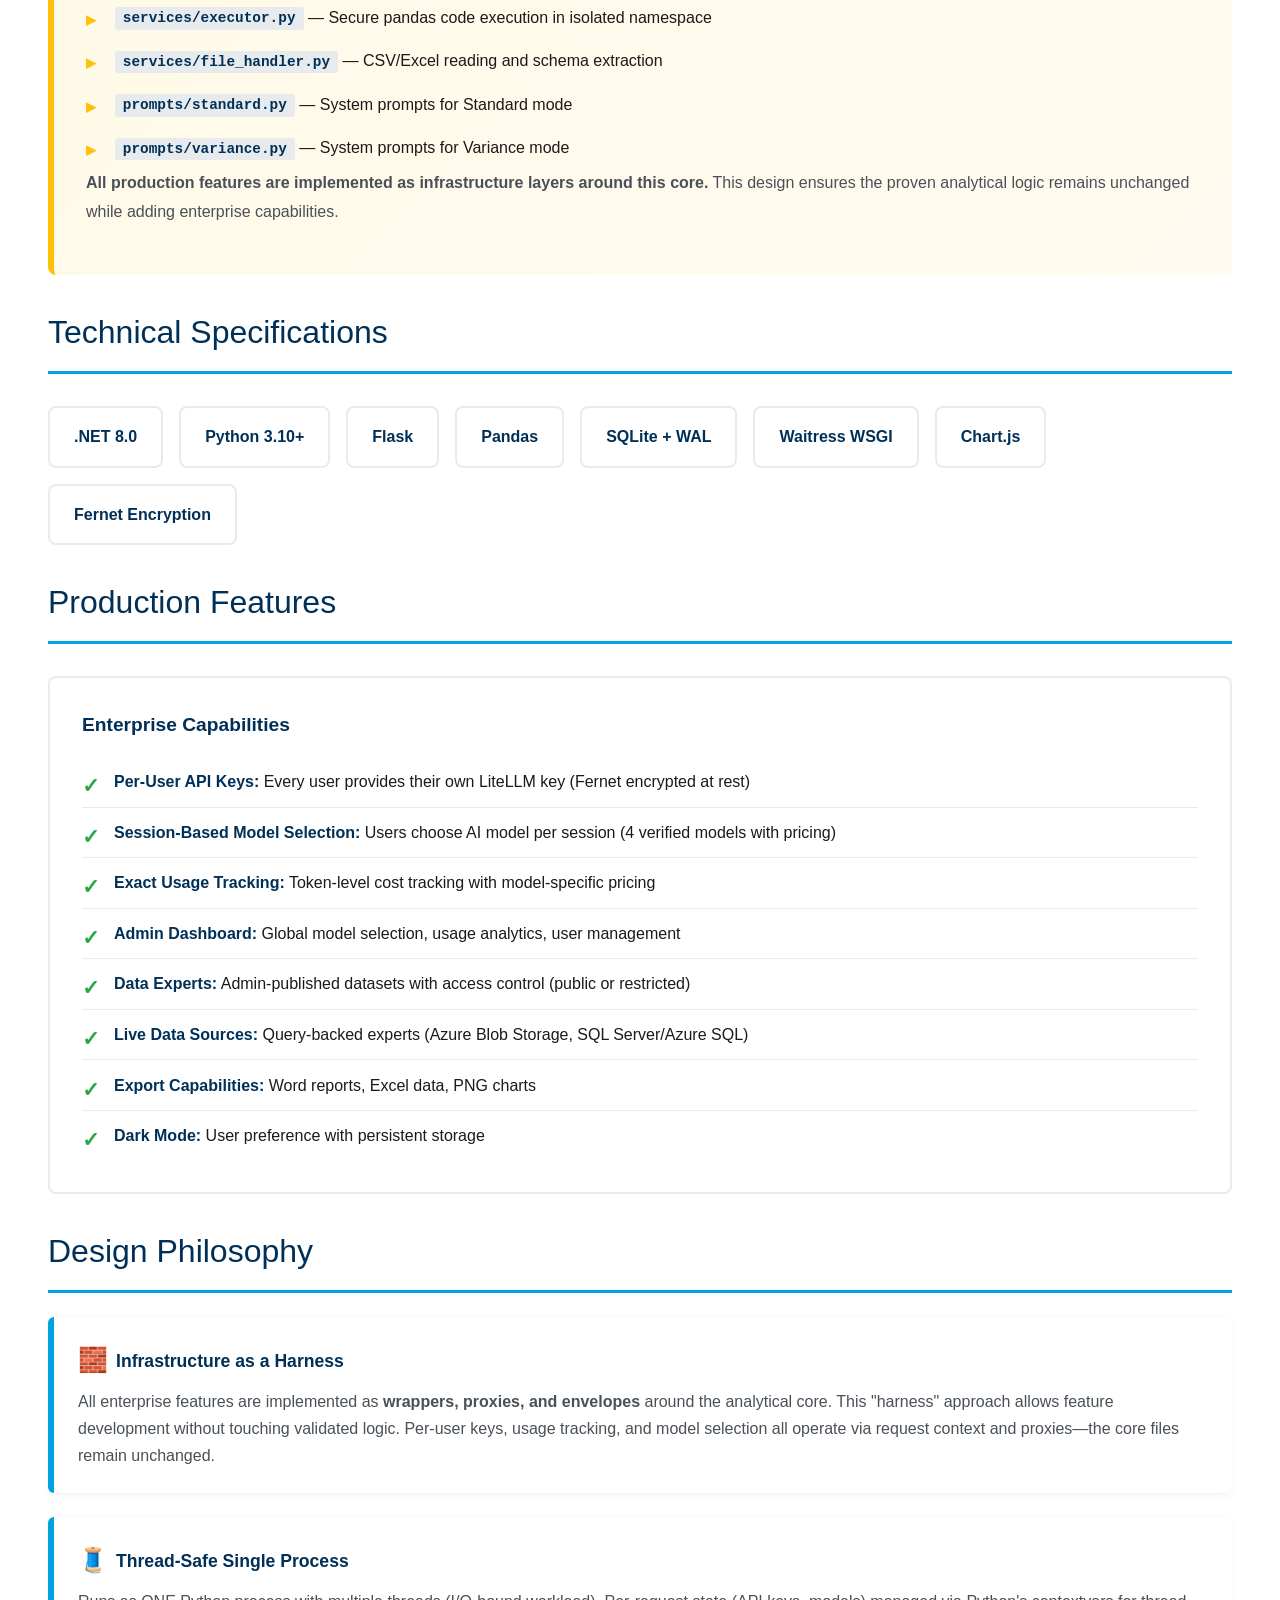
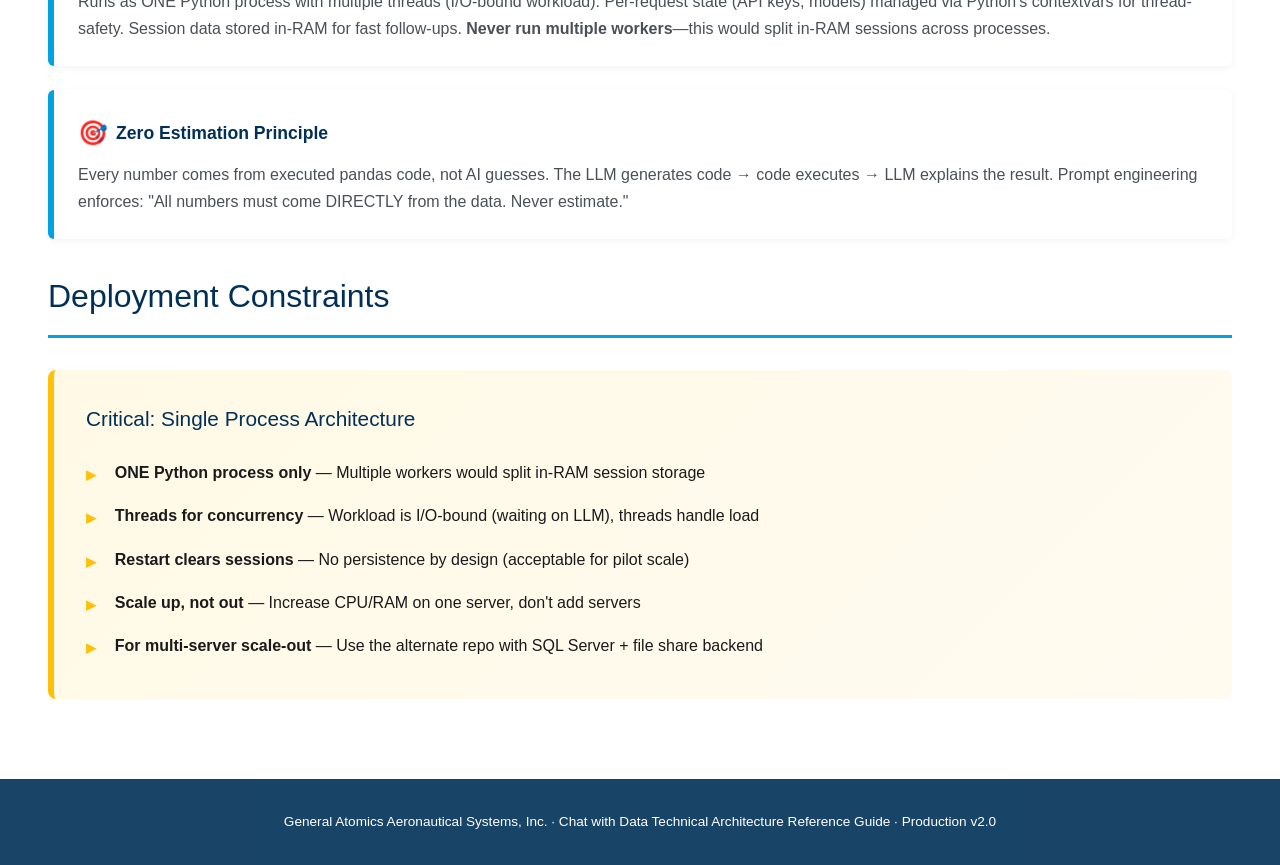
<file: docs/architecture_reference_guide.html>
<!DOCTYPE html>
<html lang="en">
<head>
  <meta charset="UTF-8">
  <meta name="viewport" content="width=device-width, initial-scale=1.0">
  <title>Chat with Data - Technical Architecture Reference</title>
  <style>
    * { margin: 0; padding: 0; box-sizing: border-box; }

    :root {
      --ga-navy: #003057;
      --ga-blue: #0066B3;
      --ga-light-blue: #4A90E2;
      --ga-gray: #6C7A89;
      --ga-light-gray: #E8EBED;
      --ga-dark: #1A1A1A;
      --ga-accent: #00A3E0;
      --ga-success: #28A745;
      --ga-warning: #FFC107;
    }

    body {
      font-family: 'Segoe UI', 'Arial', sans-serif;
      background: var(--ga-light-gray);
      color: var(--ga-dark);
      line-height: 1.6;
    }

    .container {
      max-width: 1600px;
      margin: 0 auto;
      background: white;
      box-shadow: 0 0 40px rgba(0,0,0,0.1);
    }

    .header {
      background: linear-gradient(135deg, var(--ga-navy) 0%, var(--ga-blue) 100%);
      color: white;
      padding: 2rem 3rem;
      display: flex;
      align-items: center;
      justify-content: space-between;
      border-bottom: 4px solid var(--ga-accent);
    }

    .header-left {
      flex: 1;
    }

    .header-left h1 {
      font-size: 2.2rem;
      font-weight: 300;
      margin-bottom: 0.5rem;
      letter-spacing: -0.5px;
    }

    .header-left .subtitle {
      font-size: 1rem;
      opacity: 0.9;
      font-weight: 300;
    }

    .logo-container {
      width: 220px;
      height: auto;
      display: flex;
      align-items: center;
      justify-content: center;
    }

    .logo-container img {
      max-width: 100%;
      max-height: 70px;
      height: auto;
      object-fit: contain;
    }

    .meta-info {
      background: var(--ga-light-gray);
      padding: 1rem 3rem;
      display: flex;
      justify-content: space-between;
      font-size: 0.85rem;
      color: var(--ga-gray);
      border-bottom: 1px solid #ddd;
    }

    .meta-info .item {
      display: flex;
      align-items: center;
      gap: 0.5rem;
    }

    .meta-info .label {
      font-weight: 600;
      color: var(--ga-navy);
    }

    .tabs {
      display: flex;
      background: white;
      border-bottom: 3px solid var(--ga-navy);
      overflow-x: auto;
      position: sticky;
      top: 0;
      z-index: 100;
      box-shadow: 0 2px 8px rgba(0,0,0,0.1);
    }

    .tab {
      padding: 1.2rem 2rem;
      cursor: pointer;
      border: none;
      background: transparent;
      font-size: 0.9rem;
      font-weight: 600;
      color: var(--ga-gray);
      transition: all 0.2s;
      border-bottom: 4px solid transparent;
      white-space: nowrap;
      letter-spacing: 0.3px;
    }

    .tab:hover {
      background: var(--ga-light-gray);
      color: var(--ga-navy);
    }

    .tab.active {
      color: var(--ga-navy);
      border-bottom-color: var(--ga-accent);
      background: white;
    }

    .content {
      padding: 3rem;
      max-width: 1400px;
      margin: 0 auto;
    }

    .tab-content {
      display: none;
    }

    .tab-content.active {
      display: block;
      animation: fadeIn 0.3s;
    }

    @keyframes fadeIn {
      from { opacity: 0; transform: translateY(10px); }
      to { opacity: 1; transform: translateY(0); }
    }

    h2 {
      color: var(--ga-navy);
      font-size: 2rem;
      font-weight: 300;
      margin: 2rem 0 1.5rem;
      padding-bottom: 0.8rem;
      border-bottom: 3px solid var(--ga-accent);
    }

    h3 {
      color: var(--ga-blue);
      font-size: 1.5rem;
      font-weight: 400;
      margin: 2rem 0 1rem;
    }

    .architecture-flow {
      background: linear-gradient(135deg, #f8f9fa 0%, #e9ecef 100%);
      padding: 3rem;
      border-radius: 8px;
      margin: 2rem 0;
      border: 1px solid #dee2e6;
    }

    .flow-row {
      display: flex;
      justify-content: center;
      align-items: center;
      gap: 2rem;
      margin: 2rem 0;
      flex-wrap: wrap;
    }

    .flow-box {
      background: white;
      padding: 2rem;
      border-radius: 8px;
      box-shadow: 0 4px 12px rgba(0,0,0,0.1);
      text-align: center;
      min-width: 200px;
      border: 2px solid var(--ga-blue);
      transition: all 0.3s;
    }

    .flow-box:hover {
      transform: translateY(-5px);
      box-shadow: 0 8px 20px rgba(0,0,0,0.15);
      border-color: var(--ga-accent);
    }

    .flow-box .icon {
      font-size: 3rem;
      margin-bottom: 0.8rem;
    }

    .flow-box .title {
      font-weight: 700;
      font-size: 1.1rem;
      color: var(--ga-navy);
      margin-bottom: 0.5rem;
    }

    .flow-box .desc {
      font-size: 0.85rem;
      color: var(--ga-gray);
      line-height: 1.4;
    }

    .flow-arrow {
      font-size: 2.5rem;
      color: var(--ga-blue);
      font-weight: bold;
    }

    .component-grid {
      display: grid;
      grid-template-columns: repeat(auto-fit, minmax(350px, 1fr));
      gap: 1.5rem;
      margin: 2rem 0;
    }

    .component-card {
      background: white;
      border: 2px solid var(--ga-light-gray);
      border-left: 6px solid var(--ga-blue);
      padding: 1.8rem;
      border-radius: 8px;
      transition: all 0.3s;
      box-shadow: 0 2px 8px rgba(0,0,0,0.05);
    }

    .component-card:hover {
      border-left-color: var(--ga-accent);
      box-shadow: 0 6px 16px rgba(0,0,0,0.1);
      transform: translateY(-2px);
    }

    .component-card.core { border-left-color: var(--ga-navy); }
    .component-card.infra { border-left-color: var(--ga-blue); }
    .component-card.security { border-left-color: var(--ga-success); }

    .component-card .card-header {
      display: flex;
      justify-content: space-between;
      align-items: flex-start;
      margin-bottom: 1rem;
    }

    .component-card .file-name {
      font-family: 'Courier New', monospace;
      font-weight: 700;
      font-size: 1rem;
      color: var(--ga-navy);
      background: var(--ga-light-gray);
      padding: 0.5rem 0.8rem;
      border-radius: 4px;
      flex: 1;
    }

    .component-card .badge {
      display: inline-block;
      background: var(--ga-blue);
      color: white;
      padding: 0.3rem 0.8rem;
      border-radius: 4px;
      font-size: 0.7rem;
      font-weight: 700;
      text-transform: uppercase;
      letter-spacing: 0.5px;
      margin-left: 0.5rem;
    }

    .component-card.core .badge { background: var(--ga-navy); }
    .component-card.security .badge { background: var(--ga-success); }

    .component-card .card-desc {
      font-size: 0.9rem;
      line-height: 1.7;
      color: #495057;
    }

    .component-card .card-desc code {
      background: var(--ga-light-gray);
      padding: 0.2rem 0.5rem;
      border-radius: 3px;
      font-size: 0.85em;
      color: var(--ga-navy);
      font-weight: 600;
    }

    .pipeline-sequence {
      background: white;
      border: 2px solid var(--ga-light-gray);
      border-radius: 8px;
      padding: 2rem;
      margin: 2rem 0;
    }

    .pipeline-step {
      display: flex;
      align-items: flex-start;
      margin: 2rem 0;
      padding: 1.5rem;
      background: linear-gradient(90deg, #f8f9fa 0%, white 100%);
      border-radius: 8px;
      border-left: 5px solid var(--ga-blue);
      transition: all 0.3s;
    }

    .pipeline-step:hover {
      border-left-color: var(--ga-accent);
      background: linear-gradient(90deg, #e9ecef 0%, white 100%);
    }

    .pipeline-step .step-num {
      background: var(--ga-blue);
      color: white;
      width: 45px;
      height: 45px;
      border-radius: 50%;
      display: flex;
      align-items: center;
      justify-content: center;
      font-weight: 700;
      font-size: 1.3rem;
      margin-right: 1.5rem;
      flex-shrink: 0;
      box-shadow: 0 3px 8px rgba(0,102,179,0.3);
    }

    .pipeline-step .step-content {
      flex: 1;
    }

    .pipeline-step .step-title {
      font-weight: 700;
      color: var(--ga-navy);
      margin-bottom: 0.5rem;
      font-size: 1.15rem;
    }

    .pipeline-step .step-desc {
      color: #6c757d;
      font-size: 0.9rem;
      line-height: 1.7;
    }

    .pipeline-step .step-file {
      font-family: 'Courier New', monospace;
      font-size: 0.8rem;
      color: var(--ga-gray);
      margin-top: 0.8rem;
      padding: 0.4rem 0.8rem;
      background: var(--ga-light-gray);
      border-radius: 4px;
      display: inline-block;
    }

    .info-box {
      background: linear-gradient(135deg, #f8f9fa 0%, #e9ecef 100%);
      border-left: 6px solid var(--ga-blue);
      padding: 2rem;
      border-radius: 8px;
      margin: 2rem 0;
    }

    .info-box.warning {
      border-left-color: var(--ga-warning);
      background: linear-gradient(135deg, #fff9e6 0%, #fffbf0 100%);
    }

    .info-box.success {
      border-left-color: var(--ga-success);
      background: linear-gradient(135deg, #e8f5e9 0%, #f1f8f2 100%);
    }

    .info-box h3 {
      margin-top: 0;
      color: var(--ga-navy);
      font-size: 1.3rem;
      margin-bottom: 1rem;
    }

    .info-box p {
      line-height: 1.8;
      color: #495057;
      margin-bottom: 1rem;
    }

    .info-box ul {
      list-style: none;
      padding-left: 0;
    }

    .info-box li {
      padding: 0.5rem 0;
      padding-left: 1.8rem;
      position: relative;
      line-height: 1.7;
    }

    .info-box li:before {
      content: "▸";
      position: absolute;
      left: 0;
      color: var(--ga-blue);
      font-weight: 700;
      font-size: 1.2rem;
    }

    .info-box.warning li:before { color: var(--ga-warning); }
    .info-box.success li:before { color: var(--ga-success); }

    .feature-list {
      background: white;
      border: 2px solid var(--ga-light-gray);
      border-radius: 8px;
      padding: 2rem;
      margin: 2rem 0;
    }

    .feature-list h4 {
      color: var(--ga-navy);
      font-size: 1.2rem;
      margin-bottom: 1rem;
      font-weight: 600;
    }

    .feature-list ul {
      list-style: none;
      padding-left: 0;
    }

    .feature-list li {
      padding: 0.7rem 0;
      padding-left: 2rem;
      position: relative;
      border-bottom: 1px solid var(--ga-light-gray);
      line-height: 1.7;
    }

    .feature-list li:last-child {
      border-bottom: none;
    }

    .feature-list li:before {
      content: "✓";
      position: absolute;
      left: 0;
      color: var(--ga-success);
      font-weight: 700;
      font-size: 1.3rem;
    }

    .feature-list strong {
      color: var(--ga-navy);
    }

    .tech-stack {
      display: flex;
      gap: 1rem;
      flex-wrap: wrap;
      margin: 2rem 0;
    }

    .tech-item {
      background: white;
      border: 2px solid var(--ga-light-gray);
      padding: 1rem 1.5rem;
      border-radius: 8px;
      font-weight: 600;
      color: var(--ga-navy);
      transition: all 0.3s;
    }

    .tech-item:hover {
      border-color: var(--ga-blue);
      background: var(--ga-light-gray);
    }

    code {
      background: var(--ga-light-gray);
      padding: 0.2rem 0.5rem;
      border-radius: 3px;
      font-family: 'Courier New', monospace;
      font-size: 0.9em;
      color: var(--ga-navy);
      font-weight: 600;
    }

    .key-point {
      background: white;
      border-left: 6px solid var(--ga-accent);
      padding: 1.5rem;
      margin: 1.5rem 0;
      border-radius: 6px;
      box-shadow: 0 2px 8px rgba(0,0,0,0.05);
    }

    .key-point .kp-title {
      font-weight: 700;
      color: var(--ga-navy);
      margin-bottom: 0.5rem;
      font-size: 1.1rem;
      display: flex;
      align-items: center;
      gap: 0.5rem;
    }

    .key-point .kp-icon {
      font-size: 1.5rem;
    }

    .key-point .kp-desc {
      color: #495057;
      line-height: 1.7;
    }

    .footer {
      background: var(--ga-navy);
      color: white;
      padding: 2rem 3rem;
      text-align: center;
      font-size: 0.85rem;
      opacity: 0.9;
    }

    .table-wrapper {
      overflow-x: auto;
      margin: 2rem 0;
    }

    table {
      width: 100%;
      border-collapse: collapse;
      background: white;
      border: 2px solid var(--ga-light-gray);
      border-radius: 8px;
      overflow: hidden;
    }

    th {
      background: var(--ga-navy);
      color: white;
      padding: 1rem;
      text-align: left;
      font-weight: 600;
      font-size: 0.9rem;
    }

    td {
      padding: 1rem;
      border-bottom: 1px solid var(--ga-light-gray);
      font-size: 0.9rem;
    }

    tr:last-child td {
      border-bottom: none;
    }

    tr:hover {
      background: #f8f9fa;
    }

    @media print {
      .tabs { position: static; }
      .tab-content { display: block !important; page-break-after: always; }
    }
  </style>
</head>
<body>
  <div class="container">
    <div class="header">
      <div class="header-left">
        <h1>Chat with Data</h1>
        <div class="subtitle">Technical Architecture Reference Guide</div>
      </div>
      <div class="logo-container">
        <img src="[data-uri]" alt="General Atomics Aeronautical Systems, Inc." />
      </div>
    </div>

    <div class="meta-info">
      <div class="item">
        <span class="label">Version:</span>
        <span>Production v2.0</span>
      </div>
      <div class="item">
        <span class="label">Architecture:</span>
        <span>Single-Server In-RAM (Pilot Edition)</span>
      </div>
      <div class="item">
        <span class="label">Target:</span>
        <span>ITS · Development Teams · Technical Reference</span>
      </div>
    </div>

    <div class="tabs">
      <button class="tab active" onclick="showTab(0)">Overview</button>
      <button class="tab" onclick="showTab(1)">Architecture</button>
      <button class="tab" onclick="showTab(2)">Core Components</button>
      <button class="tab" onclick="showTab(3)">Infrastructure</button>
      <button class="tab" onclick="showTab(4)">Request Pipeline</button>
      <button class="tab" onclick="showTab(5)">Security & Auth</button>
      <button class="tab" onclick="showTab(6)">Deployment</button>
    </div>

    <div class="content">
      <!-- TAB 0: Overview -->
      <div class="tab-content active">
        <h2>System Overview</h2>

        <p style="font-size: 1.1rem; line-height: 1.8; color: #495057; margin: 2rem 0;">
          Chat with Data is an AI-powered data analysis platform that enables users to query uploaded datasets using natural language.
          The system generates executable pandas code, runs it against the data, and returns human-readable answers with optional visualizations.
          Every numerical result comes from executed code, not AI estimation.
        </p>

        <div class="architecture-flow">
          <h3 style="color: var(--ga-navy); margin-top: 0;">High-Level Data Flow</h3>
          <div class="flow-row">
            <div class="flow-box">
              <div class="icon">🌐</div>
              <div class="title">Browser</div>
              <div class="desc">User uploads CSV/Excel<br>Asks questions</div>
            </div>
            <div class="flow-arrow">→</div>
            <div class="flow-box">
              <div class="icon">🏗️</div>
              <div class="title">.NET Frontend</div>
              <div class="desc">ASP.NET Core 8.0<br>Port 5080<br>UI + Session</div>
            </div>
            <div class="flow-arrow">→</div>
            <div class="flow-box">
              <div class="icon">🐍</div>
              <div class="title">Python Backend</div>
              <div class="desc">Flask REST API<br>Port 8000<br>Data + AI Pipeline</div>
            </div>
            <div class="flow-arrow">→</div>
            <div class="flow-box">
              <div class="icon">🤖</div>
              <div class="title">LiteLLM Gateway</div>
              <div class="desc">AI Model Proxy<br>Usage Tracking</div>
            </div>
          </div>
        </div>

        <h2>Key Architectural Principles</h2>

        <div class="info-box warning">
          <h3>⚠️ The Golden Rule: Analytical Core Immutability</h3>
          <p>The analytical core is <strong>byte-for-byte identical</strong> to the validated prototype. These files are production-frozen and never modified:</p>
          <ul>
            <li><code>services/llm.py</code> — Two-call LLM pipeline (code generation → answer generation)</li>
            <li><code>services/executor.py</code> — Secure pandas code execution in isolated namespace</li>
            <li><code>services/file_handler.py</code> — CSV/Excel reading and schema extraction</li>
            <li><code>prompts/standard.py</code> — System prompts for Standard mode</li>
            <li><code>prompts/variance.py</code> — System prompts for Variance mode</li>
          </ul>
          <p><strong>All production features are implemented as infrastructure layers around this core.</strong> This design ensures the proven analytical logic remains unchanged while adding enterprise capabilities.</p>
        </div>

        <h2>Technical Specifications</h2>

        <div class="tech-stack">
          <div class="tech-item">.NET 8.0</div>
          <div class="tech-item">Python 3.10+</div>
          <div class="tech-item">Flask</div>
          <div class="tech-item">Pandas</div>
          <div class="tech-item">SQLite + WAL</div>
          <div class="tech-item">Waitress WSGI</div>
          <div class="tech-item">Chart.js</div>
          <div class="tech-item">Fernet Encryption</div>
        </div>

        <h2>Production Features</h2>

        <div class="feature-list">
          <h4>Enterprise Capabilities</h4>
          <ul>
            <li><strong>Per-User API Keys:</strong> Every user provides their own LiteLLM key (Fernet encrypted at rest)</li>
            <li><strong>Session-Based Model Selection:</strong> Users choose AI model per session (4 verified models with pricing)</li>
            <li><strong>Exact Usage Tracking:</strong> Token-level cost tracking with model-specific pricing</li>
            <li><strong>Admin Dashboard:</strong> Global model selection, usage analytics, user management</li>
            <li><strong>Data Experts:</strong> Admin-published datasets with access control (public or restricted)</li>
            <li><strong>Live Data Sources:</strong> Query-backed experts (Azure Blob Storage, SQL Server/Azure SQL)</li>
            <li><strong>Export Capabilities:</strong> Word reports, Excel data, PNG charts</li>
            <li><strong>Dark Mode:</strong> User preference with persistent storage</li>
          </ul>
        </div>

        <h2>Design Philosophy</h2>

        <div class="key-point">
          <div class="kp-title">
            <span class="kp-icon">🧱</span>
            Infrastructure as a Harness
          </div>
          <div class="kp-desc">
            All enterprise features are implemented as <strong>wrappers, proxies, and envelopes</strong> around the analytical core.
            This "harness" approach allows feature development without touching validated logic. Per-user keys, usage tracking,
            and model selection all operate via request context and proxies—the core files remain unchanged.
          </div>
        </div>

        <div class="key-point">
          <div class="kp-title">
            <span class="kp-icon">🧵</span>
            Thread-Safe Single Process
          </div>
          <div class="kp-desc">
            Runs as ONE Python process with multiple threads (I/O-bound workload). Per-request state (API keys, models)
            managed via Python's contextvars for thread-safety. Session data stored in-RAM for fast follow-ups.
            <strong>Never run multiple workers</strong>—this would split in-RAM sessions across processes.
          </div>
        </div>

        <div class="key-point">
          <div class="kp-title">
            <span class="kp-icon">🎯</span>
            Zero Estimation Principle
          </div>
          <div class="kp-desc">
            Every number comes from executed pandas code, not AI guesses. The LLM generates code → code executes →
            LLM explains the result. Prompt engineering enforces: "All numbers must come DIRECTLY from the data. Never estimate."
          </div>
        </div>

        <h2>Deployment Constraints</h2>

        <div class="info-box warning">
          <h3>Critical: Single Process Architecture</h3>
          <ul>
            <li><strong>ONE Python process only</strong> — Multiple workers would split in-RAM session storage</li>
            <li><strong>Threads for concurrency</strong> — Workload is I/O-bound (waiting on LLM), threads handle load</li>
            <li><strong>Restart clears sessions</strong> — No persistence by design (acceptable for pilot scale)</li>
            <li><strong>Scale up, not out</strong> — Increase CPU/RAM on one server, don't add servers</li>
            <li><strong>For multi-server scale-out</strong> — Use the alternate repo with SQL Server + file share backend</li>
          </ul>
        </div>
      </div>

      <!-- TAB 1: Architecture -->
      <div class="tab-content">
        <h2>System Architecture</h2>

        <div class="architecture-flow">
          <h3 style="color: var(--ga-navy); margin-top: 0;">Component Interaction</h3>
          <div class="flow-row">
            <div class="flow-box">
              <div class="icon">🌐</div>
              <div class="title">Browser Client</div>
              <div class="desc">
                • HTML/CSS/JavaScript<br>
                • Chart.js visualization<br>
                • Session cookie (cwd_sid)
              </div>
            </div>
          </div>
          <div class="flow-row">
            <div class="flow-arrow">↓</div>
          </div>
          <div class="flow-row">
            <div class="flow-box">
              <div class="icon">🏗️</div>
              <div class="title">.NET Frontend Layer</div>
              <div class="desc">
                • ASP.NET Core 8.0 (Port 5080)<br>
                • Session management<br>
                • HTTP proxy to Python<br>
                • Windows Authentication (optional)
              </div>
            </div>
          </div>
          <div class="flow-row">
            <div class="flow-arrow">↓ HTTP + X-Session-Id + X-User</div>
          </div>
          <div class="flow-row">
            <div class="flow-box">
              <div class="icon">🐍</div>
              <div class="title">Python Backend Layer</div>
              <div class="desc">
                • Flask REST API (Port 8000)<br>
                • ONE process + threads<br>
                • In-RAM session storage<br>
                • Analytical core + harness
              </div>
            </div>
          </div>
          <div class="flow-row">
            <div class="flow-arrow">↓ HTTPS + Bearer Token</div>
          </div>
          <div class="flow-row">
            <div class="flow-box">
              <div class="icon">🤖</div>
              <div class="title">LiteLLM Gateway</div>
              <div class="desc">
                • Model proxy (4 verified models)<br>
                • OpenAI-compatible API<br>
                • Token usage reporting
              </div>
            </div>
          </div>
        </div>

        <h2>Layer Responsibilities</h2>

        <div class="component-grid">
          <div class="component-card infra">
            <div class="card-header">
              <div class="file-name">.NET Presentation Layer</div>
              <span class="badge">Frontend</span>
            </div>
            <div class="card-desc">
              <strong>Responsibilities:</strong>
              <ul style="margin-top: 0.5rem; padding-left: 1.5rem;">
                <li>Serves UI (index.html)</li>
                <li>Manages session cookies</li>
                <li>Proxies all data requests to Python</li>
                <li>Resolves Windows username (X-User header)</li>
                <li>No analytical logic</li>
              </ul>
              <strong>Location:</strong> <code>dotnet-app/</code>
            </div>
          </div>

          <div class="component-card infra">
            <div class="card-header">
              <div class="file-name">Python Application Layer</div>
              <span class="badge">Backend</span>
            </div>
            <div class="card-desc">
              <strong>Responsibilities:</strong>
              <ul style="margin-top: 0.5rem; padding-left: 1.5rem;">
                <li>REST API endpoints (Flask)</li>
                <li>Session management (in-RAM)</li>
                <li>File upload processing</li>
                <li>Two-call AI pipeline orchestration</li>
                <li>Usage tracking + cost calculation</li>
              </ul>
              <strong>Location:</strong> <code>python-service/app.py</code>
            </div>
          </div>

          <div class="component-card core">
            <div class="card-header">
              <div class="file-name">Analytical Core</div>
              <span class="badge">Protected</span>
            </div>
            <div class="card-desc">
              <strong>Responsibilities:</strong>
              <ul style="margin-top: 0.5rem; padding-left: 1.5rem;">
                <li>LLM communication (two-call pipeline)</li>
                <li>Pandas code execution (isolated namespace)</li>
                <li>File reading + schema extraction</li>
                <li>Prompt engineering (system prompts)</li>
                <li>Result parsing + validation</li>
              </ul>
              <strong>Status:</strong> Read-only in production
            </div>
          </div>

          <div class="component-card security">
            <div class="card-header">
              <div class="file-name">Security Layer</div>
              <span class="badge">Security</span>
            </div>
            <div class="card-desc">
              <strong>Responsibilities:</strong>
              <ul style="margin-top: 0.5rem; padding-left: 1.5rem;">
                <li>API key encryption (Fernet)</li>
                <li>Per-user authentication</li>
                <li>Admin authorization checks</li>
                <li>Optional internal API secret</li>
                <li>Access control (Data Experts)</li>
              </ul>
              <strong>Location:</strong> <code>services/crypto.py</code>, <code>services/admin_auth.py</code>
            </div>
          </div>
        </div>

        <h2>State Management</h2>

        <div class="info-box">
          <h3>In-RAM Session Storage</h3>
          <p>All user session data resides in Python process memory (STORAGE_BACKEND=memory). Keyed by X-Session-Id from .NET session cookie.</p>
          <h4>What's Stored Per Session:</h4>
          <ul>
            <li>Uploaded DataFrames (standard/variance modes)</li>
            <li>Schema information (column names, types, samples)</li>
            <li>Chat history (per mode, for conversational context)</li>
            <li>Last query result (for Excel export + refine feature)</li>
            <li>User model preference (session-scoped override)</li>
            <li>File labels and metadata</li>
          </ul>
          <p><strong>Trade-off:</strong> Fast (no disk/DB I/O) but volatile (restart clears all). For persistent storage, use the SQL Server backend variant.</p>
        </div>

        <h2>Request Context (Thread-Safe State)</h2>

        <div class="key-point">
          <div class="kp-title">
            <span class="kp-icon">🧵</span>
            Python contextvars for Per-Request State
          </div>
          <div class="kp-desc">
            Single Python process serves multiple users via threads. Each request gets isolated context using Python's contextvars:
            <ul style="margin-top: 0.5rem; padding-left: 1.5rem;">
              <li><code>request_context.user_api_key</code> — User's decrypted LiteLLM key</li>
              <li><code>request_context.active_model</code> — User's model preference or admin default</li>
              <li><code>request_context.usage_records</code> — Token counts for this request</li>
            </ul>
            Config.py uses <code>@property</code> decorators to read from context dynamically. The analytical core (llm.py) calls Config.LITELLM_API_KEY and Config.LLM_MODEL—unchanged—while config.py serves per-request values.
          </div>
        </div>
      </div>

      <!-- TAB 2: Core Components -->
      <div class="tab-content">
        <h2>Core Components (Analytical Engine)</h2>
        <p>These files implement the proven analytical logic. They are <strong>production-frozen</strong> and never modified.</p>

        <div class="component-grid">
          <div class="component-card core">
            <div class="card-header">
              <div class="file-name">services/llm.py</div>
              <span class="badge">Core</span>
            </div>
            <div class="card-desc">
              <strong>The Two-Call LLM Pipeline:</strong><br><br>
              <code>generate_query_code(messages, temp=0)</code><br>
              Call 1: Send schema + question → LLM generates pandas code<br><br>
              <code>generate_human_answer(messages, temp=0.3)</code><br>
              Call 2: Send result + metadata → LLM generates answer + chart spec<br><br>
              <code>parse_answer_response(raw)</code><br>
              Extracts JSON from response (handles GPT prefixes, markdown fences)<br><br>
              <strong>Enhancements:</strong> Force JSON mode for GPT models, enhanced prefix stripping
            </div>
          </div>

          <div class="component-card core">
            <div class="card-header">
              <div class="file-name">services/executor.py</div>
              <span class="badge">Core</span>
            </div>
            <div class="card-desc">
              <strong>Secure Code Execution:</strong><br><br>
              Executes LLM-generated pandas code in an isolated namespace. Pre-loads DataFrame as <code>df</code>.
              Imports pandas (<code>pd</code>), numpy (<code>np</code>) available on demand. Returns result + metadata
              (type, shape, column names). Captures execution errors for retry logic.<br><br>
              <strong>Namespace isolation per mode:</strong> Standard and Variance have separate execution contexts.
            </div>
          </div>

          <div class="component-card core">
            <div class="card-header">
              <div class="file-name">services/file_handler.py</div>
              <span class="badge">Core</span>
            </div>
            <div class="card-desc">
              <strong>Data Ingestion:</strong><br><br>
              Reads CSV/Excel files with auto-encoding detection (UTF-8, UTF-8-sig, Latin-1). Multi-sheet Excel support.
              Generates schema information for LLM context (column names, types, sample values). Type inference
              (numeric, date, categorical).<br><br>
              <strong>Function:</strong> <code>read_file(file_bytes, filename, sheet_name=None)</code>
            </div>
          </div>

          <div class="component-card core">
            <div class="card-header">
              <div class="file-name">prompts/standard.py</div>
              <span class="badge">Core</span>
            </div>
            <div class="card-desc">
              <strong>System Prompts for Standard Mode:</strong><br><br>
              <code>build_code_gen_prompt()</code> — Code generation rules and constraints<br>
              <code>build_answer_gen_prompt()</code> — Answer formatting and chart spec rules<br><br>
              <strong>Key Rules:</strong> No estimation, row count clarity, planning guidance, data cleaning, ML best practices
            </div>
          </div>

          <div class="component-card core">
            <div class="card-header">
              <div class="file-name">prompts/variance.py</div>
              <span class="badge">Core</span>
            </div>
            <div class="card-desc">
              <strong>System Prompts for Variance Mode:</strong><br><br>
              Same structure as standard.py. Handles two DataFrames (baseline vs current).
              Variance-specific calculations and comparisons. Date labeling from filenames.
            </div>
          </div>
        </div>

        <h2>Prompt Engineering Safeguards</h2>

        <div class="key-point">
          <div class="kp-title">
            <span class="kp-icon">🧮</span>
            Zero Estimation Rule
          </div>
          <div class="kp-desc">
            <strong>Critical instruction in system prompt:</strong> "All numbers in your answer must come DIRECTLY from the data result or metadata.
            Never calculate, count, sum, estimate, or derive any numbers yourself. Even if the user asks for 'insights,' ALL numbers must come from the data—no speculation."
            This ensures every numerical result is computed by executed pandas code, not AI estimation.
          </div>
        </div>

        <div class="key-point">
          <div class="kp-title">
            <span class="kp-icon">📏</span>
            Row Count Clarity
          </div>
          <div class="kp-desc">
            <strong>Prevents off-by-one errors:</strong> "The CSV header row is NOT in the DataFrame—it's been converted to column names.
            df.shape[0] and len(df) return ONLY data rows. Do NOT add +1 or -1. If CSV has 1 header + 100 data rows, then len(df) = 100 (correct answer)."
          </div>
        </div>

        <div class="key-point">
          <div class="kp-title">
            <span class="kp-icon">📐</span>
            Planning Guidance
          </div>
          <div class="kp-desc">
            <strong>For complex queries:</strong> "Plan your approach before coding. Break into 2-3 clear intermediate steps with descriptive variable names.
            Aim for code under 100 lines. Ensure all string literals, parentheses, and brackets are properly closed." Reduces syntax errors in generated code.
          </div>
        </div>

        <div class="key-point">
          <div class="kp-title">
            <span class="kp-icon">🧹</span>
            Data Cleaning Rules
          </div>
          <div class="kp-desc">
            <strong>Always apply before modeling:</strong> Convert dates with pd.to_datetime(..., errors='coerce'). Convert Categorical columns to string.
            Strip currency symbols. Use pd.to_numeric(..., errors='coerce'). Drop or fill NaN values before ML model fitting.
          </div>
        </div>
      </div>

      <!-- TAB 3: Infrastructure -->
      <div class="tab-content">
        <h2>Infrastructure Components</h2>
        <p>The "harness" around the analytical core—adds enterprise capabilities without modifying core files.</p>

        <div class="component-grid">
          <div class="component-card infra">
            <div class="card-header">
              <div class="file-name">services/request_context.py</div>
              <span class="badge">Infrastructure</span>
            </div>
            <div class="card-desc">
              <strong>Thread-Safe Per-Request State:</strong><br><br>
              Uses Python's contextvars for isolated per-request context:<br>
              • <code>user_api_key</code> — ContextVar[str]<br>
              • <code>active_model</code> — ContextVar[str]<br>
              • <code>usage_records</code> — ContextVar[list]<br><br>
              <code>begin(key, model)</code> → Sets context, returns token<br>
              <code>end(token)</code> → Clears context<br>
              <code>record(usage)</code> → Appends token data<br>
              <code>get_records()</code> → Returns list for database flush
            </div>
          </div>

          <div class="component-card infra">
            <div class="card-header">
              <div class="file-name">services/usage_capture.py</div>
              <span class="badge">Infrastructure</span>
            </div>
            <div class="card-desc">
              <strong>Usage Tracking via Proxy Pattern:</strong><br><br>
              <code>install()</code> — Swaps llm.requests with capturing proxy<br>
              Proxy intercepts LLM responses, extracts token counts, stores in request_context<br>
              <code>flush(user, session, request_id, mode, question)</code> — Writes to database<br><br>
              <strong>Key Innovation:</strong> llm.py file remains byte-identical. It calls requests.post() as before,
              but the reference points to our proxy instead of the real library.
            </div>
          </div>

          <div class="component-card infra">
            <div class="card-header">
              <div class="file-name">services/database.py</div>
              <span class="badge">Infrastructure</span>
            </div>
            <div class="card-desc">
              <strong>SQLite Persistence (chatdata.db):</strong><br><br>
              • <strong>Users:</strong> Encrypted API keys, login timestamps<br>
              • <strong>UsageLog:</strong> Per-request tokens/cost (RequestID = one per question)<br>
              • <strong>ModelConfig:</strong> Admin default model + change log<br>
              • <strong>DataExperts:</strong> Admin-published datasets with access control<br><br>
              <strong>Design:</strong> WAL journal mode (safe concurrent reads/writes), UTC timestamps,
              RequestID for question counting (survives retries)
            </div>
          </div>

          <div class="component-card infra">
            <div class="card-header">
              <div class="file-name">services/pricing.py</div>
              <span class="badge">Infrastructure</span>
            </div>
            <div class="card-desc">
              <strong>Model Pricing for Cost Calculation:</strong><br><br>
              Hardcoded USD per 1M tokens (input/output):<br>
              • claude-sonnet-4-5: $3 / $15<br>
              • gpt-5.4: $2.50 / $15<br>
              • gpt-4o: $2.50 / $10<br>
              • gpt-5.1: $2 / $10<br><br>
              Falls back to DEFAULT_PRICING for unknown models. Keep in sync with gateway billing.
            </div>
          </div>

          <div class="component-card infra">
            <div class="card-header">
              <div class="file-name">services/data_manager.py</div>
              <span class="badge">Infrastructure</span>
            </div>
            <div class="card-desc">
              <strong>In-RAM Session Storage:</strong><br><br>
              <code>SessionData</code> class holds all per-user state:<br>
              • DataFrames (standard: df, variance: df_a/df_b)<br>
              • Schema information<br>
              • Chat history (per mode)<br>
              • Last result (for export + refine)<br>
              • User model preference<br><br>
              <code>get_session(sid)</code>, <code>save_session(sid, sess)</code>
            </div>
          </div>

          <div class="component-card infra">
            <div class="card-header">
              <div class="file-name">config.py</div>
              <span class="badge">Infrastructure</span>
            </div>
            <div class="card-desc">
              <strong>Dynamic Configuration:</strong><br><br>
              Environment variables + dynamic properties:<br><br>
              <code>@property LITELLM_API_KEY</code> → reads from request_context or _ENV_LITELLM_API_KEY<br>
              <code>@property LLM_MODEL</code> → reads from request_context or _ENV_LLM_MODEL<br><br>
              Called by llm.py—which remains unchanged. Config.py handles the per-request routing.
            </div>
          </div>

          <div class="component-card infra">
            <div class="card-header">
              <div class="file-name">services/insights.py</div>
              <span class="badge">Infrastructure</span>
            </div>
            <div class="card-desc">
              <strong>Upload Insights (Pure Pandas, Zero LLM):</strong><br><br>
              • Starter question chips (based on data types)<br>
              • Data profile card (rows, columns, types, memory)<br>
              • Anomaly detection ("Did you notice?" nudges)<br><br>
              All computed locally in pandas—no LLM calls. Displayed on upload success.
            </div>
          </div>

          <div class="component-card infra">
            <div class="card-header">
              <div class="file-name">services/report_export.py</div>
              <span class="badge">Infrastructure</span>
            </div>
            <div class="card-desc">
              <strong>Word Report Export:</strong><br><br>
              <code>build_conversation_docx()</code> — Exports conversation to Word:<br>
              • Questions + answers<br>
              • Chart PNGs (captured from Canvas)<br>
              • Optional Query & Calculations appendix<br>
              • GA logo branding<br><br>
              Uses python-docx library. Replaces saved history feature (user preference).
            </div>
          </div>
        </div>

        <h2>Database Schema</h2>

        <div class="table-wrapper">
          <table>
            <thead>
              <tr>
                <th>Table</th>
                <th>Purpose</th>
                <th>Key Columns</th>
              </tr>
            </thead>
            <tbody>
              <tr>
                <td><strong>Users</strong></td>
                <td>Per-user API keys (Fernet encrypted)</td>
                <td>UserID, Username, APIKey, CreatedAt, LastLogin, IsActive</td>
              </tr>
              <tr>
                <td><strong>UsageLog</strong></td>
                <td>Token-level usage tracking per request</td>
                <td>LogID, UserID, SessionID, RequestID, Timestamp, Mode, QuestionText, CallType, Model, PromptTokens, CompletionTokens, TotalCost, Success</td>
              </tr>
              <tr>
                <td><strong>ModelConfig</strong></td>
                <td>Admin default model (one active)</td>
                <td>ConfigID, ModelName, IsActive, SetBy, SetAt, InputPrice, OutputPrice</td>
              </tr>
              <tr>
                <td><strong>ModelChangeLog</strong></td>
                <td>Audit trail for model changes</td>
                <td>ChangeID, PreviousModel, NewModel, ChangedBy, ChangedAt, Reason</td>
              </tr>
              <tr>
                <td><strong>DataExperts</strong></td>
                <td>Admin-published datasets</td>
                <td>ExpertID, Label, Description, FilePath, AccessMode, AllowedUsers, AllowedGroups, RecommendedQuestions, SourceType, SourceConfig, SqlQuery, IsActive</td>
              </tr>
            </tbody>
          </table>
        </div>

        <h2>Security Components</h2>

        <div class="component-grid">
          <div class="component-card security">
            <div class="card-header">
              <div class="file-name">services/crypto.py</div>
              <span class="badge">Security</span>
            </div>
            <div class="card-desc">
              <strong>Fernet Encryption for API Keys:</strong><br><br>
              <code>encrypt_api_key(plain)</code> → Fernet encrypted bytes<br>
              <code>decrypt_api_key(encrypted)</code> → Plain text key<br>
              <code>mask_api_key(plain)</code> → "sk-...abc123" for UI display<br><br>
              Requires <code>ENCRYPTION_KEY</code> in .env (Fernet key). Keys stored encrypted in Users table.
            </div>
          </div>

          <div class="component-card security">
            <div class="card-header">
              <div class="file-name">services/admin_auth.py</div>
              <span class="badge">Security</span>
            </div>
            <div class="card-desc">
              <strong>Admin Authorization:</strong><br><br>
              <code>is_admin(username)</code> → Checks against ADMIN_USERS env var (comma-separated)<br>
              <code>@require_admin</code> → Decorator for admin-only endpoints (returns 403 if not admin)<br><br>
              Used for: model selection, user management, usage analytics, Data Experts management
            </div>
          </div>
        </div>
      </div>

      <!-- TAB 4: Request Pipeline -->
      <div class="tab-content">
        <h2>Complete Request Pipeline</h2>
        <p>Step-by-step flow from user question to final answer.</p>

        <div class="pipeline-sequence">
          <div class="pipeline-step">
            <div class="step-num">1</div>
            <div class="step-content">
              <div class="step-title">User Submits Question</div>
              <div class="step-desc">
                Browser sends POST to .NET <code>/ask</code> endpoint with question text and mode (standard/variance).
                .NET resolves session cookie (<code>cwd_sid</code>), extracts Windows username (if auth enabled).
              </div>
              <div class="step-file">dotnet-app/Program.cs → ProxyJson()</div>
            </div>
          </div>

          <div class="pipeline-step">
            <div class="step-num">2</div>
            <div class="step-content">
              <div class="step-title">.NET Proxies to Python</div>
              <div class="step-desc">
                .NET forwards request to Python <code>/api/ask</code> with headers:<br>
                • <code>X-Session-Id</code> — Session identifier<br>
                • <code>X-User</code> — Windows username or dev fallback<br>
                • <code>X-Internal-Auth</code> — Optional shared secret (if configured)
              </div>
              <div class="step-file">dotnet-app/Program.cs</div>
            </div>
          </div>

          <div class="pipeline-step">
            <div class="step-num">3</div>
            <div class="step-content">
              <div class="step-title">Authentication Envelope</div>
              <div class="step-desc">
                <code>_resolve_user_context(username, session)</code>:<br>
                1. Look up user in database by username<br>
                2. Decrypt their API key (Fernet)<br>
                3. Check session for user's model preference → fall back to admin default<br>
                4. Returns (user, api_key, model_name) or error response<br><br>
                <code>request_context.begin(api_key, model_name)</code> → Sets thread-local context for this request
              </div>
              <div class="step-file">app.py (_resolve_user_context), services/request_context.py</div>
            </div>
          </div>

          <div class="pipeline-step">
            <div class="step-num">4</div>
            <div class="step-content">
              <div class="step-title">Load Session Data</div>
              <div class="step-desc">
                Retrieve session from in-RAM storage using X-Session-Id:<br>
                • Uploaded DataFrame(s)<br>
                • Schema information<br>
                • Chat history (for conversational context)<br>
                • Last result (if exists)
              </div>
              <div class="step-file">services/data_manager.py (get_session)</div>
            </div>
          </div>

          <div class="pipeline-step">
            <div class="step-num">5</div>
            <div class="step-content">
              <div class="step-title">Call 1: Generate Pandas Code</div>
              <div class="step-desc">
                Build messages: system prompt + schema + question + history (last Q&A pair)<br>
                <code>llm.generate_query_code(messages, temp=0)</code><br>
                LLM generates Python code that queries the DataFrame. Deterministic (temp=0).<br>
                Code stored in debug log.
              </div>
              <div class="step-file">services/llm.py, prompts/standard.py</div>
            </div>
          </div>

          <div class="pipeline-step">
            <div class="step-num">6</div>
            <div class="step-content">
              <div class="step-title">Execute Generated Code</div>
              <div class="step-desc">
                <code>executor.execute_generated_code(code, df=df)</code><br>
                Runs code in isolated namespace. DataFrame pre-loaded as <code>df</code>.<br>
                Returns: (success, result_str, raw_result, metadata)<br>
                Metadata includes: type (DataFrame/Series/scalar/list), rows, columns, column names
              </div>
              <div class="step-file">services/executor.py</div>
            </div>
          </div>

          <div class="pipeline-step">
            <div class="step-num">7</div>
            <div class="step-content">
              <div class="step-title">Auto-Retry on Execution Failure</div>
              <div class="step-desc">
                If execution fails:<br>
                1. Inject error message into prompt: "Your code failed with: [error]. Return ONLY fixed code."<br>
                2. Call 1 again (retry)<br>
                3. Execute retry code<br>
                4. If retry fails → return error to user (no infinite loop)<br>
                5. If retry succeeds → continue to Call 2
              </div>
              <div class="step-file">app.py (_run_pipeline)</div>
            </div>
          </div>

          <div class="pipeline-step">
            <div class="step-num">8</div>
            <div class="step-content">
              <div class="step-title">Call 2: Generate Human Answer</div>
              <div class="step-desc">
                Build messages: system prompt + question + result_str + metadata<br>
                <code>llm.generate_human_answer(messages, temp=0.3, force_json=True)</code><br>
                LLM generates JSON: <code>{"answer": "...", "chart": {...}}</code><br>
                More creative (temp=0.3). Force JSON mode for GPT models.
              </div>
              <div class="step-file">services/llm.py, prompts/standard.py</div>
            </div>
          </div>

          <div class="pipeline-step">
            <div class="step-num">9</div>
            <div class="step-content">
              <div class="step-title">Parse JSON Response</div>
              <div class="step-desc">
                <code>llm.parse_answer_response(raw)</code><br>
                Enhanced parsing: strips GPT prefixes ("Here's the answer:"), removes markdown fences,
                finds first { and last }, extracts clean JSON.<br>
                Returns: (answer_text, chart_spec) or (raw, None) if parsing fails
              </div>
              <div class="step-file">services/llm.py</div>
            </div>
          </div>

          <div class="pipeline-step">
            <div class="step-num">10</div>
            <div class="step-content">
              <div class="step-title">Update Session + Usage Tracking</div>
              <div class="step-desc">
                Store in session:<br>
                • Last result (for Excel export)<br>
                • Last question + metadata (for refine feature)<br>
                • Append Q&A to history (for next question's context)<br><br>
                Usage tracking (via proxy):<br>
                • <code>usage_capture.flush()</code> writes token counts to database<br>
                • Calculates cost using model-specific pricing<br>
                • Logs: UserID, SessionID, RequestID, tokens, cost, call type, success
              </div>
              <div class="step-file">services/data_manager.py, services/usage_capture.py, services/database.py</div>
            </div>
          </div>

          <div class="pipeline-step">
            <div class="step-num">11</div>
            <div class="step-content">
              <div class="step-title">Return Response</div>
              <div class="step-desc">
                Python returns JSON to .NET:<br>
                <code>{"answer": "...", "chart": {...}, "debug": [...]}</code><br><br>
                .NET relays to browser. Browser displays answer, renders chart (Chart.js),
                adds to transcript, enables actions (refine, export, copy).
              </div>
              <div class="step-file">app.py → dotnet-app/Program.cs → index.html</div>
            </div>
          </div>

          <div class="pipeline-step">
            <div class="step-num">12</div>
            <div class="step-content">
              <div class="step-title">Cleanup Request Context</div>
              <div class="step-desc">
                <code>request_context.end(ctx_tokens)</code> → Clears thread-local context<br>
                Next request will set its own isolated context (different user, different key/model).
              </div>
              <div class="step-file">services/request_context.py</div>
            </div>
          </div>
        </div>

        <h2>Optional: Refine Feature (One Sentence / More Detail)</h2>

        <div class="info-box">
          <h3>Re-Run Call 2 on Stored Result</h3>
          <p>Enabled on the latest answer only. User clicks "One Sentence" or "More Detail":</p>
          <ul>
            <li>Retrieves last question, result_str, metadata from session</li>
            <li>Modifies question: "Re-explain the result in ONE sentence" or "...in MORE detail"</li>
            <li>Skips Call 1 + execution entirely — numbers cannot change</li>
            <li>Runs ONLY Call 2 with modified prompt</li>
            <li>Returns new answer text (chart spec unchanged)</li>
            <li>Logs as <code>call_type: refine_answer</code> in UsageLog</li>
          </ul>
          <p><strong>Endpoint:</strong> <code>POST /api/ask/refine</code> with <code>{"style": "brief" | "detail"}</code></p>
        </div>
      </div>

      <!-- TAB 5: Security & Auth -->
      <div class="tab-content">
        <h2>Security & Authentication</h2>

        <h3>Identity Resolution</h3>

        <div class="key-point">
          <div class="kp-title">
            <span class="kp-icon">👤</span>
            X-User Header from .NET
          </div>
          <div class="kp-desc">
            Identity supplied by .NET in <code>X-User</code> header:<br>
            • When Windows Authentication is ON → Windows username from badge<br>
            • When OFF → <code>Auth:DevUsername</code> from appsettings or machine username<br><br>
            <strong>No separate login system.</strong> The app relies on infrastructure authentication (Windows Auth or dev override).
          </div>
        </div>

        <h3>Per-User API Keys</h3>

        <div class="pipeline-sequence">
          <div class="pipeline-step">
            <div class="step-num">1</div>
            <div class="step-content">
              <div class="step-title">Onboarding: Key Entry</div>
              <div class="step-desc">
                On first visit, user sees blocking modal: "Enter your LiteLLM API key".<br>
                Key format validated (starts with "sk-" or similar). User enters key once.
              </div>
              <div class="step-file">index.html (onboarding modal)</div>
            </div>
          </div>

          <div class="pipeline-step">
            <div class="step-num">2</div>
            <div class="step-content">
              <div class="step-title">Encryption + Storage</div>
              <div class="step-desc">
                <code>POST /api/user/save_key</code><br>
                Backend encrypts key using Fernet (symmetric encryption):<br>
                <code>crypto.encrypt_api_key(plain_key)</code> → encrypted bytes<br>
                Stores in Users table: <code>INSERT INTO Users (Username, APIKey, CreatedAt)</code><br>
                Key never stored in plain text.
              </div>
              <div class="step-file">app.py, services/crypto.py, services/database.py</div>
            </div>
          </div>

          <div class="pipeline-step">
            <div class="step-num">3</div>
            <div class="step-content">
              <div class="step-title">Per-Request Decryption</div>
              <div class="step-desc">
                On every <code>/api/ask</code> request:<br>
                1. Look up user by username: <code>db.get_user_by_username(username)</code><br>
                2. Decrypt key: <code>crypto.decrypt_api_key(user["APIKey"])</code><br>
                3. Set in request context: <code>request_context.user_api_key.set(decrypted_key)</code><br>
                4. Config.py serves it to llm.py via <code>@property LITELLM_API_KEY</code>
              </div>
              <div class="step-file">app.py (_resolve_user_context)</div>
            </div>
          </div>

          <div class="pipeline-step">
            <div class="step-num">4</div>
            <div class="step-content">
              <div class="step-title">LLM Gateway Call</div>
              <div class="step-desc">
                llm.py calls <code>requests.post(url, headers={"Authorization": f"Bearer {Config.LITELLM_API_KEY}"})</code><br>
                Config.LITELLM_API_KEY dynamically returns the current request's user key.<br>
                Gateway validates key, processes request, returns response + token usage.
              </div>
              <div class="step-file">services/llm.py, config.py</div>
            </div>
          </div>
        </div>

        <h3>Admin Authorization</h3>

        <div class="info-box">
          <h3>ADMIN_USERS Environment Variable</h3>
          <p>Comma-separated list of usernames with admin privileges. Example: <code>ADMIN_USERS=alice,bob,charlie</code></p>
          <h4>Admin-Only Endpoints:</h4>
          <ul>
            <li><code>GET /api/admin/check</code> — Check if current user is admin</li>
            <li><code>GET /api/admin/users/list</code> — List all users (username, last login, created date)</li>
            <li><code>GET /api/admin/usage/summary</code> — Aggregated usage across all users</li>
            <li><code>GET /api/admin/usage/by_user</code> — Top users by cost</li>
            <li><code>GET /api/admin/usage/by_model</code> — Usage breakdown by AI model</li>
            <li><code>GET /api/admin/models/current</code> — Current global default model</li>
            <li><code>POST /api/admin/models/select</code> — Change global default model</li>
            <li><code>GET /api/admin/models/available</code> — List available models from gateway</li>
            <li><code>GET /api/admin/experts/list</code> — List all Data Experts</li>
            <li><code>POST /api/admin/experts/create</code> — Create new Data Expert</li>
            <li><code>POST /api/admin/experts/update</code> — Update existing Data Expert</li>
          </ul>
          <p><strong>Enforcement:</strong> <code>@require_admin</code> decorator on endpoints → returns 403 if not admin</p>
        </div>

        <h3>Optional: Internal API Secret</h3>

        <div class="info-box warning">
          <h3>X-Internal-Auth Header</h3>
          <p>Optional shared secret between .NET and Python. Configure when Python runs on a different machine than .NET.</p>
          <h4>Why It's Needed:</h4>
          <ul>
            <li>Without it: Anyone on the network can hit port 8000 and claim any X-User (spoofable)</li>
            <li>With it: .NET sends <code>X-Internal-Auth: [secret]</code> on every request. Python validates match.</li>
          </ul>
          <h4>Configuration:</h4>
          <ul>
            <li>Python: <code>INTERNAL_API_SECRET=some-random-secret</code> in .env</li>
            <li>.NET: <code>PythonService:InternalSecret=some-random-secret</code> in appsettings.json</li>
          </ul>
          <p><strong>Check:</strong> <code>app.py @api.before_request _check_internal_secret()</code> → 401 if mismatch</p>
        </div>

        <h3>Data Experts Access Control</h3>

        <div class="key-point">
          <div class="kp-title">
            <span class="kp-icon">🔐</span>
            Public vs Restricted Access
          </div>
          <div class="kp-desc">
            Admin publishes datasets with access control:<br><br>
            <strong>Public:</strong> AccessMode = "public" → All users can see/load<br>
            <strong>Restricted (Users):</strong> AccessMode = "restricted", AllowedUsers = "alice,bob" → Only listed users<br>
            <strong>Restricted (Groups):</strong> AccessMode = "restricted", AllowedGroups = "Finance,HR" → Users in these AD groups<br><br>
            <strong>Enforcement:</strong> Python checks on <code>/api/experts/list</code> and <code>/api/experts/load</code><br>
            Groups resolved by .NET from Windows badge, sent in <code>X-User-Groups</code> header (comma-separated)
          </div>
        </div>

        <h3>Live Data Sources (Azure + SQL Server)</h3>

        <div class="info-box">
          <h3>Query-Backed Experts Security</h3>
          <p>Data Experts can be backed by live data sources instead of static files:</p>
          <h4>Azure Blob Storage:</h4>
          <ul>
            <li>App's Entra service principal (AZURE_TENANT_ID, AZURE_CLIENT_ID, AZURE_CLIENT_SECRET)</li>
            <li>Downloads parquet/csv/xlsx on demand</li>
            <li>Admin's SQL runs locally in DuckDB (blobs as tables)</li>
            <li>Guard: DATASOURCE_MAX_ROWS (default 500k)</li>
          </ul>
          <h4>SQL Server / Azure SQL:</h4>
          <ul>
            <li><strong>Windows Auth:</strong> Service's own identity (gMSA, no stored password) — recommended for on-prem</li>
            <li><strong>SQL Login:</strong> Username + password (Fernet encrypted) — for Azure SQL</li>
            <li>Database runs the SQL query (not DuckDB)</li>
            <li>Guard: DATASOURCE_MAX_ROWS + 50 MB working cap</li>
          </ul>
          <p><strong>Lazy imports:</strong> duckdb, azure-storage-blob, pyodbc only imported when needed. Service runs without them (file mode).</p>
        </div>
      </div>

      <!-- TAB 6: Deployment -->
      <div class="tab-content">
        <h2>Deployment Architecture</h2>

        <h3>Local Development</h3>

        <div class="feature-list">
          <h4>Quick Start Scripts</h4>
          <ul>
            <li><strong>macOS/Linux:</strong> <code>./run.sh</code></li>
            <li><strong>Windows:</strong> <code>.\run.ps1</code></li>
          </ul>
        </div>

        <div class="pipeline-sequence">
          <div class="pipeline-step">
            <div class="step-num">1</div>
            <div class="step-content">
              <div class="step-title">Start Python Backend</div>
              <div class="step-desc">
                <code>cd python-service && python app.py</code><br>
                Flask development server, port 8000, auto-reload on file changes
              </div>
            </div>
          </div>

          <div class="pipeline-step">
            <div class="step-num">2</div>
            <div class="step-content">
              <div class="step-title">Start .NET Frontend</div>
              <div class="step-desc">
                <code>cd dotnet-app && dotnet run -c Release</code><br>
                ASP.NET Core Kestrel server, port 5080, serves UI + proxies to Python
              </div>
            </div>
          </div>

          <div class="pipeline-step">
            <div class="step-num">3</div>
            <div class="step-content">
              <div class="step-title">Open Browser</div>
              <div class="step-desc">
                Navigate to <code>http://localhost:5080</code><br>
                Ready to upload data and ask questions
              </div>
            </div>
          </div>
        </div>

        <h3>Production (Single Server)</h3>

        <div class="architecture-flow">
          <h3 style="color: var(--ga-navy); margin-top: 0;">Production Topology</h3>
          <div class="flow-row">
            <div class="flow-box">
              <div class="icon">🖥️</div>
              <div class="title">Windows Server</div>
              <div class="desc">
                IIS hosts .NET (port 80/443)<br>
                Python as background service (port 8000)<br>
                SQLite database (chatdata.db)<br>
                Optional: datasets folder (Data Experts)
              </div>
            </div>
          </div>
        </div>

        <div class="pipeline-sequence">
          <div class="pipeline-step">
            <div class="step-num">1</div>
            <div class="step-content">
              <div class="step-title">Install Python Dependencies</div>
              <div class="step-desc">
                <code>cd python-service</code><br>
                <code>python -m venv .venv</code> (optional but recommended)<br>
                <code>pip install -r requirements.txt</code><br><br>
                <strong>Core dependencies:</strong> Flask, pandas, numpy, requests, waitress, python-docx, cryptography<br>
                <strong>Optional (for live sources):</strong> duckdb, azure-storage-blob, pyodbc
              </div>
            </div>
          </div>

          <div class="pipeline-step">
            <div class="step-num">2</div>
            <div class="step-content">
              <div class="step-title">Configure Environment (.env)</div>
              <div class="step-desc">
                Create <code>python-service/.env</code> with production values:<br>
                <code>LITELLM_API_BASE=https://aigateway.ga.com</code><br>
                <code>LITELLM_API_KEY=sk-...</code> (fallback key)<br>
                <code>LLM_MODEL=gpt-5.4</code> (fallback model)<br>
                <code>ENCRYPTION_KEY=[generate with cryptography.fernet.Fernet.generate_key()]</code><br>
                <code>ADMIN_USERS=alice,bob,charlie</code><br>
                <code>INTERNAL_API_SECRET=[random secret]</code> (optional)<br><br>
                <strong>Azure (if using live sources):</strong><br>
                <code>AZURE_TENANT_ID=...</code><br>
                <code>AZURE_CLIENT_ID=...</code><br>
                <code>AZURE_CLIENT_SECRET=...</code>
              </div>
            </div>
          </div>

          <div class="pipeline-step">
            <div class="step-num">3</div>
            <div class="step-content">
              <div class="step-title">Run Python as Windows Service</div>
              <div class="step-desc">
                <code>python serve.py</code> — Waitress WSGI server<br>
                • ONE process (critical constraint)<br>
                • WAITRESS_THREADS (default 16, configurable)<br>
                • Binds 127.0.0.1:8000 (localhost only)<br>
                • Production-ready, no auto-reload<br><br>
                <strong>Windows Service (recommended):</strong><br>
                Use NSSM (Non-Sucking Service Manager) to register serve.py as a Windows service:<br>
                <code>nssm install ChatWithDataAPI "C:\path\to\python.exe" "C:\path\to\serve.py"</code><br>
                Auto-starts on boot, restarts on failure
              </div>
            </div>
          </div>

          <div class="pipeline-step">
            <div class="step-num">4</div>
            <div class="step-content">
              <div class="step-title">Deploy .NET to IIS</div>
              <div class="step-desc">
                <strong>Publish:</strong><br>
                <code>cd dotnet-app</code><br>
                <code>dotnet publish -c Release -o ./publish</code><br><br>
                <strong>IIS Configuration:</strong><br>
                • Create new site or application<br>
                • Point to ./publish folder<br>
                • Application pool: .NET CLR version: No Managed Code<br>
                • Set <code>PythonService:BaseUrl=http://localhost:8000</code> in appsettings.Production.json<br>
                • Enable Windows Authentication (optional)<br>
                • Binds to port 80/443 (with SSL certificate)
              </div>
            </div>
          </div>

          <div class="pipeline-step">
            <div class="step-num">5</div>
            <div class="step-content">
              <div class="step-title">Database Initialization</div>
              <div class="step-desc">
                On first run, Python automatically creates <code>chatdata.db</code> in python-service folder.<br>
                Tables created: Users, UsageLog, ModelConfig, ModelChangeLog, DataExperts<br>
                Default model config seeded from LLM_MODEL env var.<br><br>
                <strong>Location:</strong> <code>python-service/chatdata.db</code> (gitignored, never commit)<br>
                <strong>Backup:</strong> Regularly copy chatdata.db (usage data, keys, experts)
              </div>
            </div>
          </div>

          <div class="pipeline-step">
            <div class="step-num">6</div>
            <div class="step-content">
              <div class="step-title">Verify Deployment</div>
              <div class="step-desc">
                • Browse to server URL (e.g., http://servername)<br>
                • Should see Chat with Data UI<br>
                • Enter API key (onboarding modal)<br>
                • Upload sample file, ask a question<br>
                • Check Python logs: <code>python-service/logs/app.log</code><br>
                • Check database: <code>python-service/chatdata.db</code> (UsageLog should have entries)
              </div>
            </div>
          </div>
        </div>

        <h2>Sizing & Capacity</h2>

        <div class="info-box">
          <h3>Single-Server Capacity Planning</h3>
          <p>Workload is I/O-bound (each query waits on LLM). Threads handle concurrency efficiently.</p>
          <h4>Resource Drivers:</h4>
          <ul>
            <li><strong>RAM:</strong> Primary constraint. Each active user's data sits in memory. With files up to ~50 MB, budget a few hundred MB per concurrent active user + OS overhead.</li>
            <li><strong>CPU:</strong> Light (4 vCPUs sufficient for small-to-medium load). Pandas operations + JSON parsing.</li>
            <li><strong>Network:</strong> Outbound to LiteLLM gateway. Typical request: 10-50 KB prompt, 1-5 KB response.</li>
          </ul>
          <h4>Recommended Specs (Pilot Scale):</h4>
          <ul>
            <li><strong>Small (10-20 users):</strong> 4 vCPUs, 16 GB RAM</li>
            <li><strong>Medium (20-50 users):</strong> 8 vCPUs, 32 GB RAM</li>
            <li><strong>Large (50+ users):</strong> Scale up (bigger server) or switch to SQL Server backend variant</li>
          </ul>
          <p><strong>Threading:</strong> WAITRESS_THREADS=16 (default). Increase if seeing queue delays (check logs). Don't exceed 2× CPU core count.</p>
        </div>

        <h2>Deployment Constraints</h2>

        <div class="info-box warning">
          <h3>Critical Constraints for Production</h3>
          <ul>
            <li><strong>ONE Python process only:</strong> Never run multiple workers (gunicorn --workers > 1) or multiple instances. In-RAM sessions would split. Use threads for concurrency.</li>
            <li><strong>Restart clears data:</strong> All sessions, uploaded DataFrames, chat history cleared on restart. Users must re-upload. Acceptable for pilot scale.</li>
            <li><strong>No load balancing:</strong> Can't put multiple instances behind a load balancer (session affinity wouldn't help—data lives in process memory).</li>
            <li><strong>Scale up, not out:</strong> To handle more load, increase RAM/CPU on the same server. Don't add servers.</li>
            <li><strong>For multi-server scale-out:</strong> Use the alternate repository variant with SQL Server backend + file share storage. Different architecture.</li>
          </ul>
        </div>

        <h2>Monitoring & Maintenance</h2>

        <div class="feature-list">
          <h4>Log Files</h4>
          <ul>
            <li><strong>Python:</strong> <code>python-service/logs/app.log</code> — All requests, LLM calls, errors, timing</li>
            <li><strong>.NET:</strong> Windows Event Viewer (Application log) — IIS errors, startup/shutdown</li>
            <li><strong>Rotate logs:</strong> app.log rotates automatically (10 MB max, 5 backups)</li>
          </ul>
        </div>

        <div class="feature-list">
          <h4>Database Maintenance</h4>
          <ul>
            <li><strong>Backup:</strong> Copy <code>chatdata.db</code> regularly (contains usage history, keys, experts)</li>
            <li><strong>Size growth:</strong> UsageLog grows with usage. Expect ~1 KB per question. 1 million questions ≈ 1 GB.</li>
            <li><strong>Cleanup old data:</strong> Manually delete old UsageLog entries if needed (no built-in retention policy)</li>
            <li><strong>WAL checkpoint:</strong> Automatic. SQLite merges WAL file into main DB periodically.</li>
          </ul>
        </div>

        <div class="feature-list">
          <h4>Health Checks</h4>
          <ul>
            <li><strong>Python API:</strong> <code>GET /api/health</code> — Returns {"status": "ok"} if running</li>
            <li><strong>Database:</strong> <code>GET /api/admin/users/list</code> (admin only) — Verifies DB connectivity</li>
            <li><strong>LiteLLM Gateway:</strong> <code>GET /api/admin/models/available</code> (admin only) — Verifies gateway connectivity</li>
          </ul>
        </div>

        <h2>Disaster Recovery</h2>

        <div class="key-point">
          <div class="kp-title">
            <span class="kp-icon">💾</span>
            What to Backup
          </div>
          <div class="kp-desc">
            <strong>Critical:</strong> <code>python-service/chatdata.db</code> (encrypted keys, usage history, experts)<br>
            <strong>Critical:</strong> <code>python-service/.env</code> (especially ENCRYPTION_KEY — can't decrypt keys without it)<br>
            <strong>Important:</strong> <code>python-service/datasets/</code> (if using Data Experts with file storage)<br>
            <strong>Optional:</strong> <code>python-service/static/images/ga_logo.png</code> (for Word report branding)<br><br>
            <strong>In-RAM data:</strong> Cannot be backed up (user sessions, uploaded data). Users re-upload after restart.
          </div>
        </div>

        <div class="key-point">
          <div class="kp-title">
            <span class="kp-icon">🔄</span>
            Recovery Procedure
          </div>
          <div class="kp-desc">
            1. Restore <code>.env</code> (especially ENCRYPTION_KEY)<br>
            2. Restore <code>chatdata.db</code><br>
            3. Restore <code>datasets/</code> folder (if applicable)<br>
            4. Restart Python service (<code>python serve.py</code> or Windows service)<br>
            5. Restart IIS (.NET frontend)<br><br>
            <strong>Result:</strong> Users can log in (keys decrypted), usage history intact, Data Experts available. In-RAM sessions start fresh.
          </div>
        </div>
      </div>
    </div>

    <div class="footer">
      General Atomics Aeronautical Systems, Inc. · Chat with Data Technical Architecture Reference Guide · Production v2.0
    </div>
  </div>

  <script>
    function showTab(index) {
      const tabs = document.querySelectorAll('.tab');
      const contents = document.querySelectorAll('.tab-content');

      tabs.forEach((tab, i) => {
        if (i === index) {
          tab.classList.add('active');
          contents[i].classList.add('active');
        } else {
          tab.classList.remove('active');
          contents[i].classList.remove('active');
        }
      });

      // Scroll to top of content
      document.querySelector('.content').scrollIntoView({ behavior: 'smooth' });
    }
  </script>
</body>
</html>
</file>
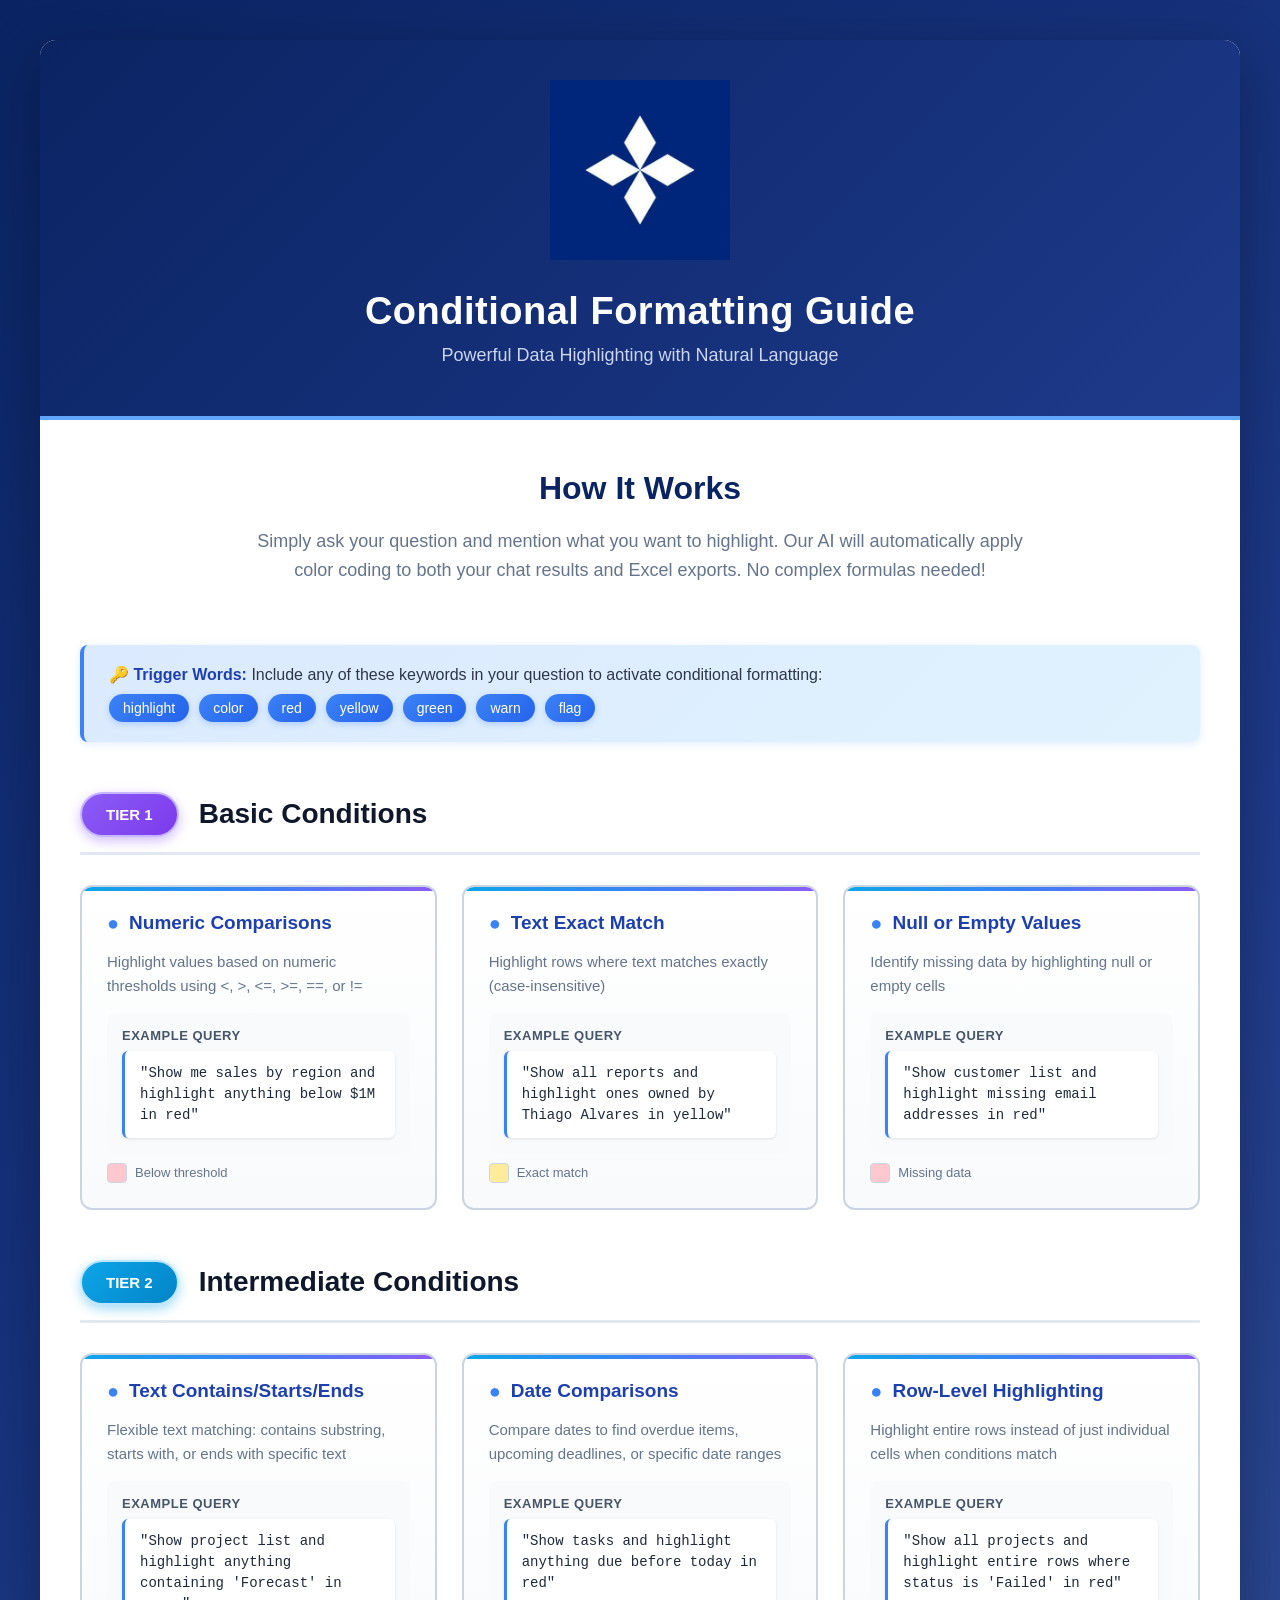
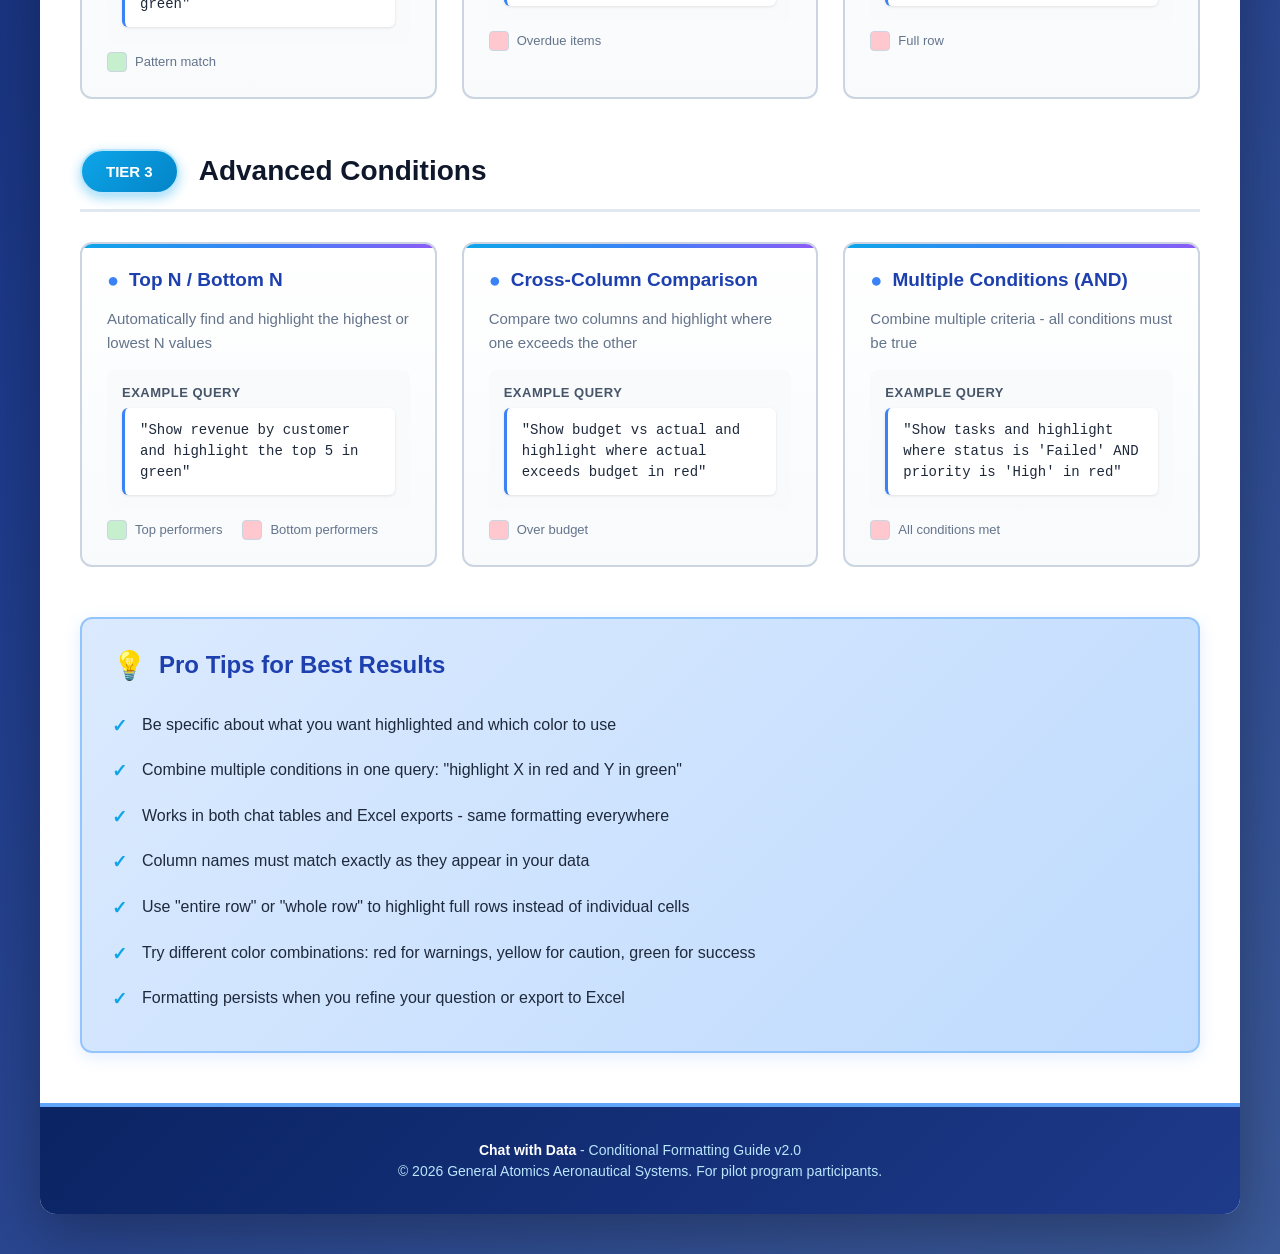
<file: docs/Conditional_Formatting_User_Guide.html>
<!DOCTYPE html>
<html lang="en">
<head>
    <meta charset="UTF-8">
    <meta name="viewport" content="width=device-width, initial-scale=1.0">
    <title>Conditional Formatting Guide - Chat with Data</title>
    <style>
        * {
            margin: 0;
            padding: 0;
            box-sizing: border-box;
        }

        body {
            font-family: 'Segoe UI', Tahoma, Geneva, Verdana, sans-serif;
            background: linear-gradient(135deg, #0a2463 0%, #1e3a8a 50%, #3b5998 100%);
            padding: 40px 20px;
            color: #2d3748;
        }

        .container {
            max-width: 1200px;
            margin: 0 auto;
            background: white;
            border-radius: 16px;
            box-shadow: 0 20px 60px rgba(0, 0, 0, 0.3);
            overflow: hidden;
        }

        .header {
            background: linear-gradient(135deg, #0a2463 0%, #1e3a8a 100%);
            color: white;
            padding: 40px 40px 50px 40px;
            text-align: center;
            position: relative;
            border-bottom: 4px solid #60a5fa;
        }

        .header-logo {
            max-width: 180px;
            height: auto;
            margin-bottom: 30px;
            display: block;
            margin-left: auto;
            margin-right: auto;
        }

        .header h1 {
            font-size: 38px;
            font-weight: 600;
            margin-bottom: 12px;
            letter-spacing: 0.5px;
            color: white;
        }

        .header p {
            font-size: 18px;
            opacity: 0.9;
            font-weight: 400;
            color: #e0e7ff;
        }

        .content {
            padding: 50px 40px;
        }

        .intro {
            text-align: center;
            margin-bottom: 60px;
        }

        .intro h2 {
            font-size: 32px;
            color: #0a2463;
            margin-bottom: 20px;
            font-weight: 600;
        }

        .intro p {
            font-size: 18px;
            color: #64748b;
            line-height: 1.6;
            max-width: 800px;
            margin: 0 auto;
        }

        .keyword-box {
            background: linear-gradient(135deg, #dbeafe 0%, #e0f2fe 100%);
            border-left: 4px solid #3b82f6;
            padding: 20px 25px;
            margin: 30px 0 50px 0;
            border-radius: 8px;
            box-shadow: 0 2px 8px rgba(59, 130, 246, 0.15);
        }

        .keyword-box strong {
            color: #1e40af;
            font-size: 16px;
        }

        .keyword-box .keywords {
            display: inline-flex;
            flex-wrap: wrap;
            gap: 10px;
            margin-top: 10px;
        }

        .keyword-box .keyword {
            background: linear-gradient(135deg, #3b82f6 0%, #2563eb 100%);
            color: white;
            padding: 6px 14px;
            border-radius: 20px;
            font-size: 14px;
            font-weight: 500;
            box-shadow: 0 2px 6px rgba(59, 130, 246, 0.3);
        }

        .tier-section {
            margin-bottom: 50px;
        }

        .tier-header {
            display: flex;
            align-items: center;
            margin-bottom: 30px;
            padding-bottom: 15px;
            border-bottom: 3px solid #e2e8f0;
        }

        .tier-badge {
            background: linear-gradient(135deg, #0ea5e9 0%, #0284c7 100%);
            color: white;
            padding: 12px 24px;
            border-radius: 25px;
            font-weight: 600;
            font-size: 15px;
            margin-right: 20px;
            box-shadow: 0 4px 12px rgba(14, 165, 233, 0.4);
            border: 2px solid #bae6fd;
        }

        .tier-section:nth-child(2) .tier-badge {
            background: linear-gradient(135deg, #3b82f6 0%, #2563eb 100%);
            box-shadow: 0 4px 12px rgba(59, 130, 246, 0.4);
            border-color: #93c5fd;
        }

        .tier-section:nth-child(3) .tier-badge {
            background: linear-gradient(135deg, #8b5cf6 0%, #7c3aed 100%);
            box-shadow: 0 4px 12px rgba(139, 92, 246, 0.4);
            border-color: #c4b5fd;
        }

        .tier-header h3 {
            font-size: 28px;
            color: #0f172a;
            flex: 1;
            font-weight: 600;
        }

        .cards-grid {
            display: grid;
            grid-template-columns: repeat(auto-fit, minmax(320px, 1fr));
            gap: 25px;
            margin-bottom: 40px;
        }

        .condition-card {
            background: linear-gradient(to bottom, #ffffff 0%, #f8fafc 100%);
            border: 2px solid #cbd5e1;
            border-radius: 12px;
            padding: 25px;
            transition: all 0.3s ease;
            position: relative;
            overflow: hidden;
        }

        .condition-card:hover {
            transform: translateY(-5px);
            box-shadow: 0 12px 28px rgba(59, 130, 246, 0.2);
            border-color: #60a5fa;
        }

        .condition-card::before {
            content: '';
            position: absolute;
            top: 0;
            left: 0;
            width: 100%;
            height: 4px;
            background: linear-gradient(90deg, #0ea5e9 0%, #3b82f6 50%, #8b5cf6 100%);
        }

        .condition-card h4 {
            font-size: 19px;
            color: #1e40af;
            margin-bottom: 15px;
            display: flex;
            align-items: center;
            font-weight: 600;
        }

        .condition-card h4::before {
            content: '●';
            color: #3b82f6;
            margin-right: 10px;
            font-size: 20px;
        }

        .condition-card p {
            color: #64748b;
            line-height: 1.6;
            margin-bottom: 15px;
            font-size: 15px;
        }

        .example-box {
            background: #f8fafc;
            border-radius: 8px;
            padding: 15px;
            margin-top: 15px;
        }

        .example-box .label {
            font-weight: 600;
            color: #475569;
            font-size: 13px;
            text-transform: uppercase;
            letter-spacing: 0.5px;
            margin-bottom: 8px;
        }

        .example-box .query {
            background: white;
            border-left: 3px solid #3b82f6;
            padding: 12px 15px;
            border-radius: 6px;
            font-family: 'Courier New', monospace;
            font-size: 14px;
            color: #1e293b;
            line-height: 1.5;
            box-shadow: 0 1px 3px rgba(0, 0, 0, 0.1);
        }

        .color-legend {
            display: flex;
            gap: 20px;
            margin-top: 10px;
            flex-wrap: wrap;
        }

        .color-item {
            display: flex;
            align-items: center;
            gap: 8px;
            font-size: 13px;
            color: #64748b;
        }

        .color-box {
            width: 20px;
            height: 20px;
            border-radius: 4px;
            border: 1px solid #cbd5e1;
        }

        .color-box.red { background: #FFC7CE; }
        .color-box.yellow { background: #FFEB9C; }
        .color-box.green { background: #C6EFCE; }

        .tips-section {
            background: linear-gradient(135deg, #dbeafe 0%, #bfdbfe 100%);
            border-radius: 12px;
            padding: 30px;
            margin-top: 50px;
            border: 2px solid #93c5fd;
            box-shadow: 0 4px 16px rgba(59, 130, 246, 0.15);
        }

        .tips-section h3 {
            color: #1e40af;
            font-size: 24px;
            margin-bottom: 20px;
            display: flex;
            align-items: center;
            font-weight: 600;
        }

        .tips-section h3::before {
            content: '💡';
            margin-right: 12px;
            font-size: 28px;
        }

        .tips-section ul {
            list-style: none;
            color: #1e293b;
        }

        .tips-section li {
            padding: 10px 0;
            padding-left: 30px;
            position: relative;
            font-size: 16px;
            line-height: 1.6;
        }

        .tips-section li::before {
            content: '✓';
            position: absolute;
            left: 0;
            color: #0ea5e9;
            font-weight: bold;
            font-size: 18px;
        }

        .footer {
            background: linear-gradient(135deg, #0a2463 0%, #1e3a8a 100%);
            padding: 30px 40px;
            text-align: center;
            color: #bae6fd;
            font-size: 14px;
            border-top: 4px solid #60a5fa;
        }

        .footer p {
            margin: 5px 0;
        }

        .footer strong {
            color: white;
        }

        @media (max-width: 768px) {
            .header {
                padding: 30px 20px 40px 20px;
            }

            .header-logo {
                max-width: 140px;
                margin-bottom: 20px;
            }

            .header h1 {
                font-size: 28px;
            }

            .content {
                padding: 30px 20px;
            }

            .cards-grid {
                grid-template-columns: 1fr;
            }

            .tier-header {
                flex-direction: column;
                align-items: flex-start;
            }

            .tier-badge {
                margin-bottom: 15px;
            }
        }

        @media print {
            body {
                background: white;
                padding: 0;
            }

            .container {
                box-shadow: none;
            }

            .condition-card {
                page-break-inside: avoid;
            }
        }
    </style>
</head>
<body>
    <div class="container">
        <div class="header">
            <img src="[data-uri]" alt="General Atomics Logo" class="header-logo">
            <h1>Conditional Formatting Guide</h1>
            <p>Powerful Data Highlighting with Natural Language</p>
        </div>

        <div class="content">
            <div class="intro">
                <h2>How It Works</h2>
                <p>
                    Simply ask your question and mention what you want to highlight. Our AI will automatically
                    apply color coding to both your chat results and Excel exports. No complex formulas needed!
                </p>
            </div>

            <div class="keyword-box">
                <strong>🔑 Trigger Words:</strong> Include any of these keywords in your question to activate conditional formatting:
                <div class="keywords">
                    <span class="keyword">highlight</span>
                    <span class="keyword">color</span>
                    <span class="keyword">red</span>
                    <span class="keyword">yellow</span>
                    <span class="keyword">green</span>
                    <span class="keyword">warn</span>
                    <span class="keyword">flag</span>
                </div>
            </div>

            <!-- TIER 1: BASIC -->
            <div class="tier-section">
                <div class="tier-header">
                    <div class="tier-badge">TIER 1</div>
                    <h3>Basic Conditions</h3>
                </div>

                <div class="cards-grid">
                    <!-- Numeric Conditions -->
                    <div class="condition-card">
                        <h4>Numeric Comparisons</h4>
                        <p>Highlight values based on numeric thresholds using <, >, <=, >=, ==, or !=</p>
                        <div class="example-box">
                            <div class="label">Example Query</div>
                            <div class="query">"Show me sales by region and highlight anything below $1M in red"</div>
                        </div>
                        <div class="color-legend">
                            <div class="color-item">
                                <div class="color-box red"></div>
                                <span>Below threshold</span>
                            </div>
                        </div>
                    </div>

                    <!-- Text Exact Match -->
                    <div class="condition-card">
                        <h4>Text Exact Match</h4>
                        <p>Highlight rows where text matches exactly (case-insensitive)</p>
                        <div class="example-box">
                            <div class="label">Example Query</div>
                            <div class="query">"Show all reports and highlight ones owned by Thiago Alvares in yellow"</div>
                        </div>
                        <div class="color-legend">
                            <div class="color-item">
                                <div class="color-box yellow"></div>
                                <span>Exact match</span>
                            </div>
                        </div>
                    </div>

                    <!-- Null/Empty -->
                    <div class="condition-card">
                        <h4>Null or Empty Values</h4>
                        <p>Identify missing data by highlighting null or empty cells</p>
                        <div class="example-box">
                            <div class="label">Example Query</div>
                            <div class="query">"Show customer list and highlight missing email addresses in red"</div>
                        </div>
                        <div class="color-legend">
                            <div class="color-item">
                                <div class="color-box red"></div>
                                <span>Missing data</span>
                            </div>
                        </div>
                    </div>
                </div>
            </div>

            <!-- TIER 2: INTERMEDIATE -->
            <div class="tier-section">
                <div class="tier-header">
                    <div class="tier-badge">TIER 2</div>
                    <h3>Intermediate Conditions</h3>
                </div>

                <div class="cards-grid">
                    <!-- Text Contains -->
                    <div class="condition-card">
                        <h4>Text Contains/Starts/Ends</h4>
                        <p>Flexible text matching: contains substring, starts with, or ends with specific text</p>
                        <div class="example-box">
                            <div class="label">Example Query</div>
                            <div class="query">"Show project list and highlight anything containing 'Forecast' in green"</div>
                        </div>
                        <div class="color-legend">
                            <div class="color-item">
                                <div class="color-box green"></div>
                                <span>Pattern match</span>
                            </div>
                        </div>
                    </div>

                    <!-- Date Conditions -->
                    <div class="condition-card">
                        <h4>Date Comparisons</h4>
                        <p>Compare dates to find overdue items, upcoming deadlines, or specific date ranges</p>
                        <div class="example-box">
                            <div class="label">Example Query</div>
                            <div class="query">"Show tasks and highlight anything due before today in red"</div>
                        </div>
                        <div class="color-legend">
                            <div class="color-item">
                                <div class="color-box red"></div>
                                <span>Overdue items</span>
                            </div>
                        </div>
                    </div>

                    <!-- Row-Level -->
                    <div class="condition-card">
                        <h4>Row-Level Highlighting</h4>
                        <p>Highlight entire rows instead of just individual cells when conditions match</p>
                        <div class="example-box">
                            <div class="label">Example Query</div>
                            <div class="query">"Show all projects and highlight entire rows where status is 'Failed' in red"</div>
                        </div>
                        <div class="color-legend">
                            <div class="color-item">
                                <div class="color-box red"></div>
                                <span>Full row</span>
                            </div>
                        </div>
                    </div>
                </div>
            </div>

            <!-- TIER 3: ADVANCED -->
            <div class="tier-section">
                <div class="tier-header">
                    <div class="tier-badge">TIER 3</div>
                    <h3>Advanced Conditions</h3>
                </div>

                <div class="cards-grid">
                    <!-- Top/Bottom N -->
                    <div class="condition-card">
                        <h4>Top N / Bottom N</h4>
                        <p>Automatically find and highlight the highest or lowest N values</p>
                        <div class="example-box">
                            <div class="label">Example Query</div>
                            <div class="query">"Show revenue by customer and highlight the top 5 in green"</div>
                        </div>
                        <div class="color-legend">
                            <div class="color-item">
                                <div class="color-box green"></div>
                                <span>Top performers</span>
                            </div>
                            <div class="color-item">
                                <div class="color-box red"></div>
                                <span>Bottom performers</span>
                            </div>
                        </div>
                    </div>

                    <!-- Cross-Column -->
                    <div class="condition-card">
                        <h4>Cross-Column Comparison</h4>
                        <p>Compare two columns and highlight where one exceeds the other</p>
                        <div class="example-box">
                            <div class="label">Example Query</div>
                            <div class="query">"Show budget vs actual and highlight where actual exceeds budget in red"</div>
                        </div>
                        <div class="color-legend">
                            <div class="color-item">
                                <div class="color-box red"></div>
                                <span>Over budget</span>
                            </div>
                        </div>
                    </div>

                    <!-- Multiple Conditions -->
                    <div class="condition-card">
                        <h4>Multiple Conditions (AND)</h4>
                        <p>Combine multiple criteria - all conditions must be true</p>
                        <div class="example-box">
                            <div class="label">Example Query</div>
                            <div class="query">"Show tasks and highlight where status is 'Failed' AND priority is 'High' in red"</div>
                        </div>
                        <div class="color-legend">
                            <div class="color-item">
                                <div class="color-box red"></div>
                                <span>All conditions met</span>
                            </div>
                        </div>
                    </div>
                </div>
            </div>

            <!-- Tips Section -->
            <div class="tips-section">
                <h3>Pro Tips for Best Results</h3>
                <ul>
                    <li>Be specific about what you want highlighted and which color to use</li>
                    <li>Combine multiple conditions in one query: "highlight X in red and Y in green"</li>
                    <li>Works in both chat tables and Excel exports - same formatting everywhere</li>
                    <li>Column names must match exactly as they appear in your data</li>
                    <li>Use "entire row" or "whole row" to highlight full rows instead of individual cells</li>
                    <li>Try different color combinations: red for warnings, yellow for caution, green for success</li>
                    <li>Formatting persists when you refine your question or export to Excel</li>
                </ul>
            </div>
        </div>

        <div class="footer">
            <p><strong>Chat with Data</strong> - Conditional Formatting Guide v2.0</p>
            <p>© 2026 General Atomics Aeronautical Systems. For pilot program participants.</p>
        </div>
    </div>
</body>
</html>
</file>
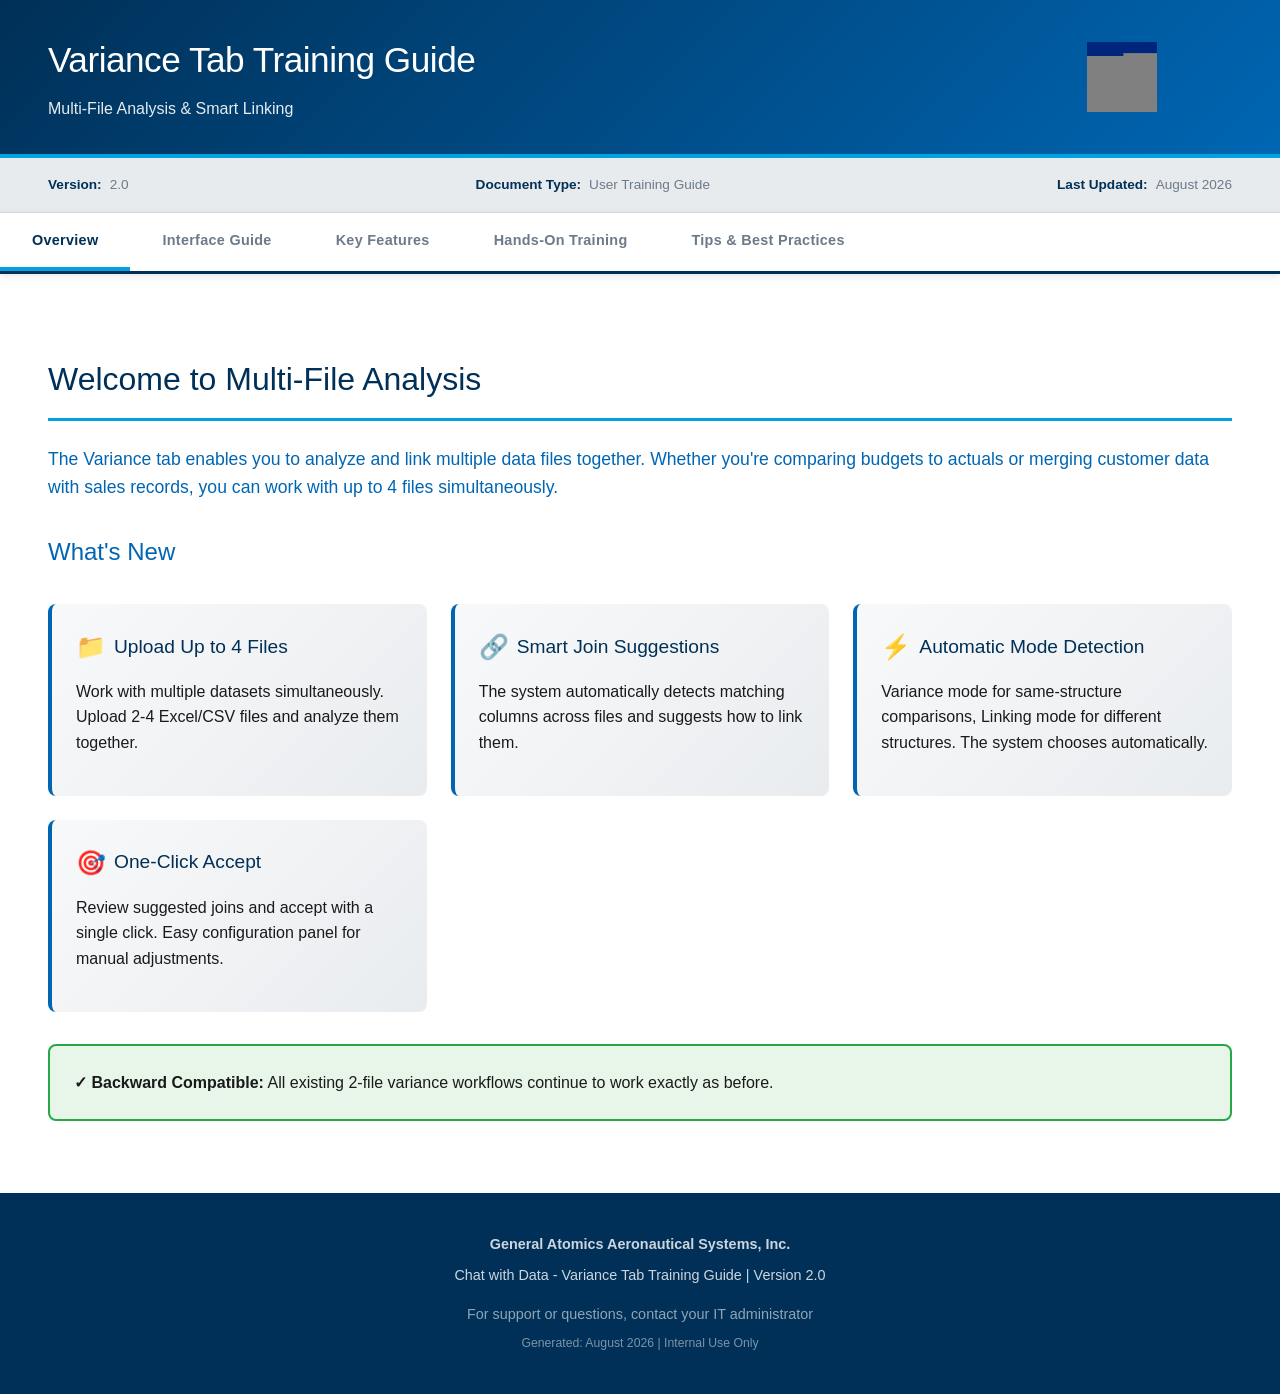
<file: docs/variance_training_guide.html>
<!DOCTYPE html>
<html lang="en">
<head>
  <meta charset="UTF-8">
  <meta name="viewport" content="width=device-width, initial-scale=1.0">
  <title>Variance Tab Training Guide - Chat with Data</title>
  <style>
    * { margin: 0; padding: 0; box-sizing: border-box; }

    :root {
      --ga-navy: #003057;
      --ga-blue: #0066B3;
      --ga-light-blue: #4A90E2;
      --ga-gray: #6C7A89;
      --ga-light-gray: #E8EBED;
      --ga-dark: #1A1A1A;
      --ga-accent: #00A3E0;
      --ga-success: #28A745;
      --ga-warning: #FFC107;
    }

    body {
      font-family: 'Segoe UI', 'Arial', sans-serif;
      background: var(--ga-light-gray);
      color: var(--ga-dark);
      line-height: 1.6;
    }

    .container {
      max-width: 1600px;
      margin: 0 auto;
      background: white;
      box-shadow: 0 0 40px rgba(0,0,0,0.1);
    }

    .header {
      background: linear-gradient(135deg, var(--ga-navy) 0%, var(--ga-blue) 100%);
      color: white;
      padding: 2rem 3rem;
      display: flex;
      align-items: center;
      justify-content: space-between;
      border-bottom: 4px solid var(--ga-accent);
    }

    .header-left {
      flex: 1;
    }

    .header-left h1 {
      font-size: 2.2rem;
      font-weight: 300;
      margin-bottom: 0.5rem;
      letter-spacing: -0.5px;
    }

    .header-left .subtitle {
      font-size: 1rem;
      opacity: 0.9;
      font-weight: 300;
    }

    .logo-container {
      width: 220px;
      height: auto;
      display: flex;
      align-items: center;
      justify-content: center;
    }

    .logo-container img {
      max-width: 100%;
      max-height: 70px;
      height: auto;
      object-fit: contain;
    }

    .meta-info {
      background: var(--ga-light-gray);
      padding: 1rem 3rem;
      display: flex;
      justify-content: space-between;
      font-size: 0.85rem;
      color: var(--ga-gray);
      border-bottom: 1px solid #ddd;
    }

    .meta-info .item {
      display: flex;
      align-items: center;
      gap: 0.5rem;
    }

    .meta-info .label {
      font-weight: 600;
      color: var(--ga-navy);
    }

    .tabs {
      display: flex;
      background: white;
      border-bottom: 3px solid var(--ga-navy);
      overflow-x: auto;
      position: sticky;
      top: 0;
      z-index: 100;
      box-shadow: 0 2px 8px rgba(0,0,0,0.1);
    }

    .tab {
      padding: 1.2rem 2rem;
      cursor: pointer;
      border: none;
      background: transparent;
      font-size: 0.9rem;
      font-weight: 600;
      color: var(--ga-gray);
      transition: all 0.2s;
      border-bottom: 4px solid transparent;
      white-space: nowrap;
      letter-spacing: 0.3px;
    }

    .tab:hover {
      background: var(--ga-light-gray);
      color: var(--ga-navy);
    }

    .tab.active {
      color: var(--ga-navy);
      border-bottom-color: var(--ga-accent);
      background: white;
    }

    .content {
      padding: 3rem;
      max-width: 1400px;
      margin: 0 auto;
    }

    .tab-content {
      display: none;
    }

    .tab-content.active {
      display: block;
      animation: fadeIn 0.3s;
    }

    @keyframes fadeIn {
      from { opacity: 0; transform: translateY(10px); }
      to { opacity: 1; transform: translateY(0); }
    }

    h2 {
      color: var(--ga-navy);
      font-size: 2rem;
      font-weight: 300;
      margin: 2rem 0 1.5rem;
      padding-bottom: 0.8rem;
      border-bottom: 3px solid var(--ga-accent);
    }

    h3 {
      color: var(--ga-blue);
      font-size: 1.5rem;
      font-weight: 400;
      margin: 2rem 0 1rem;
    }

    h4 {
      color: var(--ga-navy);
      font-size: 1.2rem;
      font-weight: 500;
      margin: 1.5rem 0 0.8rem;
    }

    p {
      margin-bottom: 1rem;
      color: var(--ga-dark);
    }

    .feature-grid {
      display: grid;
      grid-template-columns: repeat(auto-fit, minmax(300px, 1fr));
      gap: 1.5rem;
      margin: 2rem 0;
    }

    .feature-card {
      background: linear-gradient(135deg, #f8f9fa 0%, #e9ecef 100%);
      padding: 1.5rem;
      border-radius: 8px;
      border-left: 4px solid var(--ga-blue);
      transition: all 0.3s;
    }

    .feature-card:hover {
      transform: translateY(-3px);
      box-shadow: 0 8px 20px rgba(0,0,0,0.1);
    }

    .feature-card h4 {
      margin-top: 0;
      display: flex;
      align-items: center;
      gap: 0.5rem;
    }

    .feature-card .icon {
      font-size: 1.5rem;
    }

    .step-box {
      background: #f0f8ff;
      padding: 1.5rem;
      border-radius: 8px;
      margin: 1.5rem 0;
      border-left: 4px solid var(--ga-blue);
    }

    .step-number {
      display: inline-block;
      background: var(--ga-navy);
      color: white;
      width: 32px;
      height: 32px;
      border-radius: 50%;
      text-align: center;
      line-height: 32px;
      font-weight: bold;
      margin-right: 0.5rem;
    }

    .highlight-box {
      background: #fff8e1;
      border: 2px solid var(--ga-warning);
      padding: 1.5rem;
      border-radius: 8px;
      margin: 1.5rem 0;
    }

    .success-box {
      background: #e8f5e9;
      border: 2px solid var(--ga-success);
      padding: 1.5rem;
      border-radius: 8px;
      margin: 1.5rem 0;
    }

    .info-box {
      background: #e3f2fd;
      border: 2px solid var(--ga-blue);
      padding: 1.5rem;
      border-radius: 8px;
      margin: 1.5rem 0;
    }

    ul, ol {
      margin: 1rem 0 1rem 2rem;
    }

    li {
      margin: 0.5rem 0;
    }

    code {
      background: #f5f5f5;
      padding: 0.2rem 0.4rem;
      border-radius: 3px;
      font-family: 'Consolas', 'Monaco', monospace;
      font-size: 0.9em;
    }

    .footer {
      background: var(--ga-navy);
      color: white;
      padding: 2rem 3rem;
      text-align: center;
      font-size: 0.9rem;
    }

    .footer p {
      margin: 0.5rem 0;
      color: rgba(255,255,255,0.8);
    }

    @media print {
      .tabs { position: static; }
      .tab-content { display: block !important; page-break-before: always; }
      .tab-content:first-of-type { page-break-before: avoid; }
    }
  </style>
</head>
<body>
  <div class="container">
    <div class="header">
      <div class="header-left">
        <h1>Variance Tab Training Guide</h1>
        <div class="subtitle">Multi-File Analysis & Smart Linking</div>
      </div>
      <div class="logo-container">
        <img src="[data-uri]" alt="General Atomics Aeronautical Systems, Inc." />
      </div>
    </div>

    <div class="meta-info">
      <div class="item">
        <span class="label">Version:</span>
        <span>2.0</span>
      </div>
      <div class="item">
        <span class="label">Document Type:</span>
        <span>User Training Guide</span>
      </div>
      <div class="item">
        <span class="label">Last Updated:</span>
        <span>August 2026</span>
      </div>
    </div>

    <div class="tabs">
      <button class="tab active" onclick="showTab('overview')">Overview</button>
      <button class="tab" onclick="showTab('interface')">Interface Guide</button>
      <button class="tab" onclick="showTab('features')">Key Features</button>
      <button class="tab" onclick="showTab('training')">Hands-On Training</button>
      <button class="tab" onclick="showTab('tips')">Tips & Best Practices</button>
    </div>

    <div class="content">
      <!-- Overview Tab -->
      <div class="tab-content active" id="overview">
        <h2>Welcome to Multi-File Analysis</h2>

        <p style="font-size: 1.1em; color: var(--ga-blue); margin-bottom: 2rem;">
          The Variance tab enables you to analyze and link multiple data files together.
          Whether you're comparing budgets to actuals or merging customer data with sales records,
          you can work with up to 4 files simultaneously.
        </p>

        <h3>What's New</h3>

        <div class="feature-grid">
          <div class="feature-card">
            <h4><span class="icon">📁</span> Upload Up to 4 Files</h4>
            <p>Work with multiple datasets simultaneously. Upload 2-4 Excel/CSV files and analyze them together.</p>
          </div>

          <div class="feature-card">
            <h4><span class="icon">🔗</span> Smart Join Suggestions</h4>
            <p>The system automatically detects matching columns across files and suggests how to link them.</p>
          </div>

          <div class="feature-card">
            <h4><span class="icon">⚡</span> Automatic Mode Detection</h4>
            <p>Variance mode for same-structure comparisons, Linking mode for different structures. The system chooses automatically.</p>
          </div>

          <div class="feature-card">
            <h4><span class="icon">🎯</span> One-Click Accept</h4>
            <p>Review suggested joins and accept with a single click. Easy configuration panel for manual adjustments.</p>
          </div>
        </div>

        <div class="success-box">
          <strong>✓ Backward Compatible:</strong> All existing 2-file variance workflows continue to work exactly as before.
        </div>
      </div>

      <!-- Interface Guide Tab -->
      <div class="tab-content" id="interface">
        <h2>Understanding the Interface</h2>

        <h3>File Upload Sections</h3>

        <div class="step-box">
          <h4><span class="step-number">1</span> FILE 1 through FILE 4</h4>
          <p>Generic file slots that can hold any dataset. You can customize the labels (e.g., "Budget 2024", "Actuals Q1").</p>
          <ul>
            <li>Click or drag files to upload</li>
            <li>Supported formats: Excel (.xlsx, .xls), CSV</li>
            <li>Maximum file size: 50MB per file</li>
            <li>Minimum 2 files required to ask questions</li>
          </ul>
        </div>

        <h3>Smart Join Suggestions</h3>

        <div class="step-box">
          <p>After uploading files, the system analyzes columns and suggests potential joins:</p>
          <ul>
            <li><strong>High confidence:</strong> Column names match exactly (e.g., "CustomerID" in both files)</li>
            <li><strong>Medium confidence:</strong> Similar names (e.g., "CustID" and "CustomerID")</li>
            <li><strong>Value overlap shown:</strong> "95% of values match" indicates good join quality</li>
          </ul>
          <p><strong>Actions:</strong></p>
          <ul>
            <li><strong>✓ Use this join</strong> - Accept and save the suggestion</li>
            <li><strong>✗ Reject</strong> - Dismiss this suggestion</li>
          </ul>
        </div>

        <h3>Comparison Configuration Panel</h3>

        <div class="step-box">
          <p>Shows current status and allows manual control:</p>
          <ul>
            <li><strong>Uploaded Files:</strong> List of all loaded files</li>
            <li><strong>Active Joins:</strong> Accepted join relationships</li>
            <li><strong>Analysis Mode:</strong> Variance or Linking (auto-detected)</li>
            <li><strong>Manual Mode:</strong> Override auto-detection if needed</li>
          </ul>
        </div>

        <h3>Quick Data Exploration Buttons</h3>

        <div class="step-box">
          <p>Pre-configured questions that auto-execute when clicked:</p>
          <ul>
            <li><strong>List Columns/Joins:</strong> Shows available columns and active join relationships</li>
            <li><strong>Sample Data:</strong> Displays first 5 rows from each file</li>
            <li><strong>Record Counts:</strong> Shows row counts for each file and after joining</li>
          </ul>
        </div>
      </div>

      <!-- Key Features Tab -->
      <div class="tab-content" id="features">
        <h2>Key Features</h2>

        <h3>1. Multi-File Upload (2-4 Files)</h3>

        <div class="info-box">
          <p><strong>Use cases:</strong></p>
          <ul>
            <li>Traditional variance: Budget vs Actuals (2 files, same structure)</li>
            <li>Multi-file linking: Customers + Sales + Products (3 files, different structures)</li>
            <li>Quarterly comparisons: Q1, Q2, Q3, Q4 data (4 files)</li>
          </ul>
        </div>

        <h3>2. Smart Join Detection</h3>

        <div class="step-box">
          <p><strong>How it works:</strong></p>
          <ul>
            <li>System analyzes column names across all files</li>
            <li>Uses fuzzy matching to find similar names</li>
            <li>Checks value overlap (how many IDs actually match)</li>
            <li>Prioritizes ID/Code columns for suggestions</li>
            <li>Ranks suggestions by confidence</li>
          </ul>

          <p><strong>Example suggestion:</strong></p>
          <code>
            File 1 'CustomerID' ↔ File 2 'CustomerID'<br>
            Confidence: High | Value overlap: 98%
          </code>
        </div>

        <h3>3. Automatic Mode Detection</h3>

        <div class="step-box">
          <h4>Variance Mode</h4>
          <p>Activated when:</p>
          <ul>
            <li>Only 2 files uploaded</li>
            <li>Schemas are 80%+ similar</li>
            <li>No explicit join hints</li>
          </ul>
          <p><strong>Focus:</strong> Comparing values across same-structure files (variance calculations)</p>
        </div>

        <div class="step-box">
          <h4>Linking Mode</h4>
          <p>Activated when:</p>
          <ul>
            <li>3 or 4 files uploaded</li>
            <li>OR 2 files with different schemas</li>
            <li>OR explicit join hints provided</li>
          </ul>
          <p><strong>Focus:</strong> Merging different datasets via join operations</p>
        </div>

        <h3>4. Natural Language Joins</h3>

        <div class="step-box">
          <p>If no auto-suggestions appear, specify joins in your question:</p>
          <ul>
            <li>"Link File 1 CustomerID to File 2 CustID"</li>
            <li>"Join on AccountNum to AcctID"</li>
            <li>"CustomerID = CustID"</li>
          </ul>
          <p>The system parses these patterns and applies the joins automatically.</p>
        </div>

        <h3>5. Conditional Formatting in Excel Exports</h3>

        <div class="info-box">
          <p>When you export results to Excel, conditional formatting is applied based on the analysis:</p>
          <ul>
            <li><strong>Top/Bottom values:</strong> Highlighted in green/red</li>
            <li><strong>Variance thresholds:</strong> Over budget shown in red</li>
            <li><strong>Null checks:</strong> Missing values highlighted</li>
            <li><strong>Date ranges:</strong> Current period highlighted</li>
            <li><strong>Cross-column rules:</strong> Budget vs Actual comparisons</li>
          </ul>
        </div>
      </div>

      <!-- Hands-On Training Tab -->
      <div class="tab-content" id="training">
        <h2>Hands-On Training</h2>

        <h3>Exercise 1: Traditional Variance (2 Files, Same Structure)</h3>

        <div class="step-box">
          <p><span class="step-number">1</span> <strong>Upload Files:</strong></p>
          <ul>
            <li>File 1: Label as "Budget 2024", upload your budget file</li>
            <li>File 2: Label as "Actuals 2024", upload your actuals file</li>
          </ul>
        </div>

        <div class="step-box">
          <p><span class="step-number">2</span> <strong>System Behavior:</strong></p>
          <ul>
            <li>Detects Variance mode (schemas 80%+ similar)</li>
            <li>No join suggestions appear (not needed for same structure)</li>
            <li>Ready to ask questions immediately</li>
          </ul>
        </div>

        <div class="step-box">
          <p><span class="step-number">3</span> <strong>Sample Questions:</strong></p>
          <ul>
            <li>"Compare Budget 2024 to Actuals 2024: which departments are over budget?"</li>
            <li>"Show variance percentages by category"</li>
            <li>"Highlight departments over budget by more than 10%"</li>
          </ul>
        </div>

        <h3>Exercise 2: Multi-File Linking (3 Files, Different Structures)</h3>

        <div class="step-box">
          <p><span class="step-number">1</span> <strong>Upload Files:</strong></p>
          <ul>
            <li>File 1: Customers (columns: CustomerID, Name, Region)</li>
            <li>File 2: Sales (columns: OrderID, CustomerID, Amount)</li>
            <li>File 3: Products (columns: ProductID, ProductName, Category)</li>
          </ul>
        </div>

        <div class="step-box">
          <p><span class="step-number">2</span> <strong>Review Suggestions:</strong></p>
          <ul>
            <li>Suggestion 1: File 1 'CustomerID' ↔ File 2 'CustomerID' (100% match)</li>
            <li>Suggestion 2: File 2 'ProductID' ↔ File 3 'ProductID' (95% match)</li>
          </ul>
        </div>

        <div class="step-box">
          <p><span class="step-number">3</span> <strong>Accept Joins:</strong></p>
          <ul>
            <li>Click "✓ Use this join" for both suggestions</li>
            <li>Comparison Configuration panel auto-expands</li>
            <li>Verify joins appear in "Active Joins" list</li>
          </ul>
        </div>

        <div class="step-box">
          <p><span class="step-number">4</span> <strong>Sample Questions:</strong></p>
          <ul>
            <li>"Show total revenue by customer region"</li>
            <li>"Which product category generates the most sales?"</li>
            <li>"List top 10 customers with their purchase history"</li>
          </ul>
        </div>

        <h3>Exercise 3: Manual Join Specification</h3>

        <div class="step-box">
          <p><span class="step-number">1</span> <strong>Scenario:</strong></p>
          <p>Two files with non-matching column names:</p>
          <ul>
            <li>File 1: System1 data (AccountNum, Data...)</li>
            <li>File 2: System2 data (AcctID, Data...)</li>
          </ul>
        </div>

        <div class="step-box">
          <p><span class="step-number">2</span> <strong>No Auto-Suggestion:</strong></p>
          <p>Column names too different for auto-detection</p>
        </div>

        <div class="step-box">
          <p><span class="step-number">3</span> <strong>Specify in Question:</strong></p>
          <code>"Link File 1 AccountNum to File 2 AcctID. Show summary."</code>
          <p>System parses the join hint and applies it automatically.</p>
        </div>
      </div>

      <!-- Tips & Best Practices Tab -->
      <div class="tab-content" id="tips">
        <h2>Tips & Best Practices</h2>

        <h3>File Preparation</h3>

        <div class="highlight-box">
          <strong>⚠ Data Quality Tips:</strong>
          <ul>
            <li><strong>Clean column names:</strong> Remove spaces, special characters before upload</li>
            <li><strong>Consistent formats:</strong> Dates, numbers should use same format across files</li>
            <li><strong>ID columns:</strong> Make sure join keys have matching values (not just names)</li>
            <li><strong>Remove duplicates:</strong> Duplicate IDs can cause incorrect join results</li>
          </ul>
        </div>

        <h3>When to Use Each Mode</h3>

        <div class="info-box">
          <p><strong>Use Variance Mode for:</strong></p>
          <ul>
            <li>Budget vs Actuals comparisons</li>
            <li>Period-over-period analysis (This Year vs Last Year)</li>
            <li>Forecast vs Actual tracking</li>
            <li>Any scenario where structures are identical</li>
          </ul>
        </div>

        <div class="info-box">
          <p><strong>Use Linking Mode for:</strong></p>
          <ul>
            <li>Master data enrichment (Customers + Transactions)</li>
            <li>Multi-system integration (CRM + ERP data)</li>
            <li>Hierarchical data (Departments + Employees + Projects)</li>
            <li>Any scenario where schemas differ</li>
          </ul>
        </div>

        <h3>Common Scenarios</h3>

        <div class="step-box">
          <h4>Scenario 1: Budget vs Actuals Analysis</h4>
          <p><strong>Files:</strong> Budget Q1, Actuals Q1 (same structure)</p>
          <p><strong>Mode:</strong> Auto-detects Variance (80%+ similar)</p>
          <p><strong>Questions to Ask:</strong></p>
          <ul>
            <li>"Compare Budget Q1 to Actuals Q1: which departments are over budget?"</li>
            <li>"Show variance percentages by category"</li>
            <li>"Highlight departments over budget by more than 10%"</li>
          </ul>
        </div>

        <div class="step-box">
          <h4>Scenario 2: Customer Sales Analysis</h4>
          <p><strong>Files:</strong> Customers, Sales, Products (different structures)</p>
          <p><strong>Mode:</strong> Linking (accept CustomerID and ProductCode joins)</p>
          <p><strong>Questions to Ask:</strong></p>
          <ul>
            <li>"Show total revenue by customer region"</li>
            <li>"Which product category generates the most sales?"</li>
            <li>"List top 10 customers with their purchase history"</li>
          </ul>
        </div>

        <div class="step-box">
          <h4>Scenario 3: Multi-Period Comparison</h4>
          <p><strong>Files:</strong> Q1, Q2, Q3, Q4 sales data</p>
          <p><strong>Mode:</strong> Linking (to merge all quarters)</p>
          <p><strong>Questions to Ask:</strong></p>
          <ul>
            <li>"Show total sales by quarter"</li>
            <li>"Which quarter had the highest growth?"</li>
            <li>"Compare Q1 to Q4: what changed?"</li>
          </ul>
        </div>

        <h3>Troubleshooting</h3>

        <div class="highlight-box">
          <strong>If joins aren't suggested:</strong>
          <ul>
            <li>Check column names - are they similar enough?</li>
            <li>Verify value overlap - do IDs actually match?</li>
            <li>Use natural language joins in your question</li>
            <li>Consider manual mode if needed</li>
          </ul>
        </div>

        <div class="highlight-box">
          <strong>If wrong mode is detected:</strong>
          <ul>
            <li>Enable "Manual Mode" in Comparison Configuration panel</li>
            <li>Select desired mode (Variance or Linking)</li>
            <li>System will respect your choice</li>
          </ul>
        </div>

        <div class="highlight-box">
          <strong>If questions fail:</strong>
          <ul>
            <li>Ensure minimum 2 files are uploaded</li>
            <li>Verify joins are accepted (check Active Joins list)</li>
            <li>Try simpler questions first to test connectivity</li>
            <li>Check file uploads completed successfully</li>
          </ul>
        </div>
      </div>
    </div>

    <div class="footer">
      <p><strong>General Atomics Aeronautical Systems, Inc.</strong></p>
      <p>Chat with Data - Variance Tab Training Guide | Version 2.0</p>
      <p style="margin-top: 1rem; opacity: 0.7;">
        For support or questions, contact your IT administrator
      </p>
      <p style="margin-top: 0.5rem; font-size: 0.85em; opacity: 0.6;">
        Generated: August 2026 | Internal Use Only
      </p>
    </div>
  </div>

  <script>
    function showTab(tabId) {
      // Hide all tab contents
      document.querySelectorAll('.tab-content').forEach(content => {
        content.classList.remove('active');
      });

      // Show selected tab content
      document.getElementById(tabId).classList.add('active');

      // Update tab styling
      document.querySelectorAll('.tab').forEach(tab => {
        tab.classList.remove('active');
      });
      event.target.classList.add('active');

      // Scroll to top
      window.scrollTo({ top: 0, behavior: 'smooth' });
    }
  </script>
</body>
</html>
</file>
